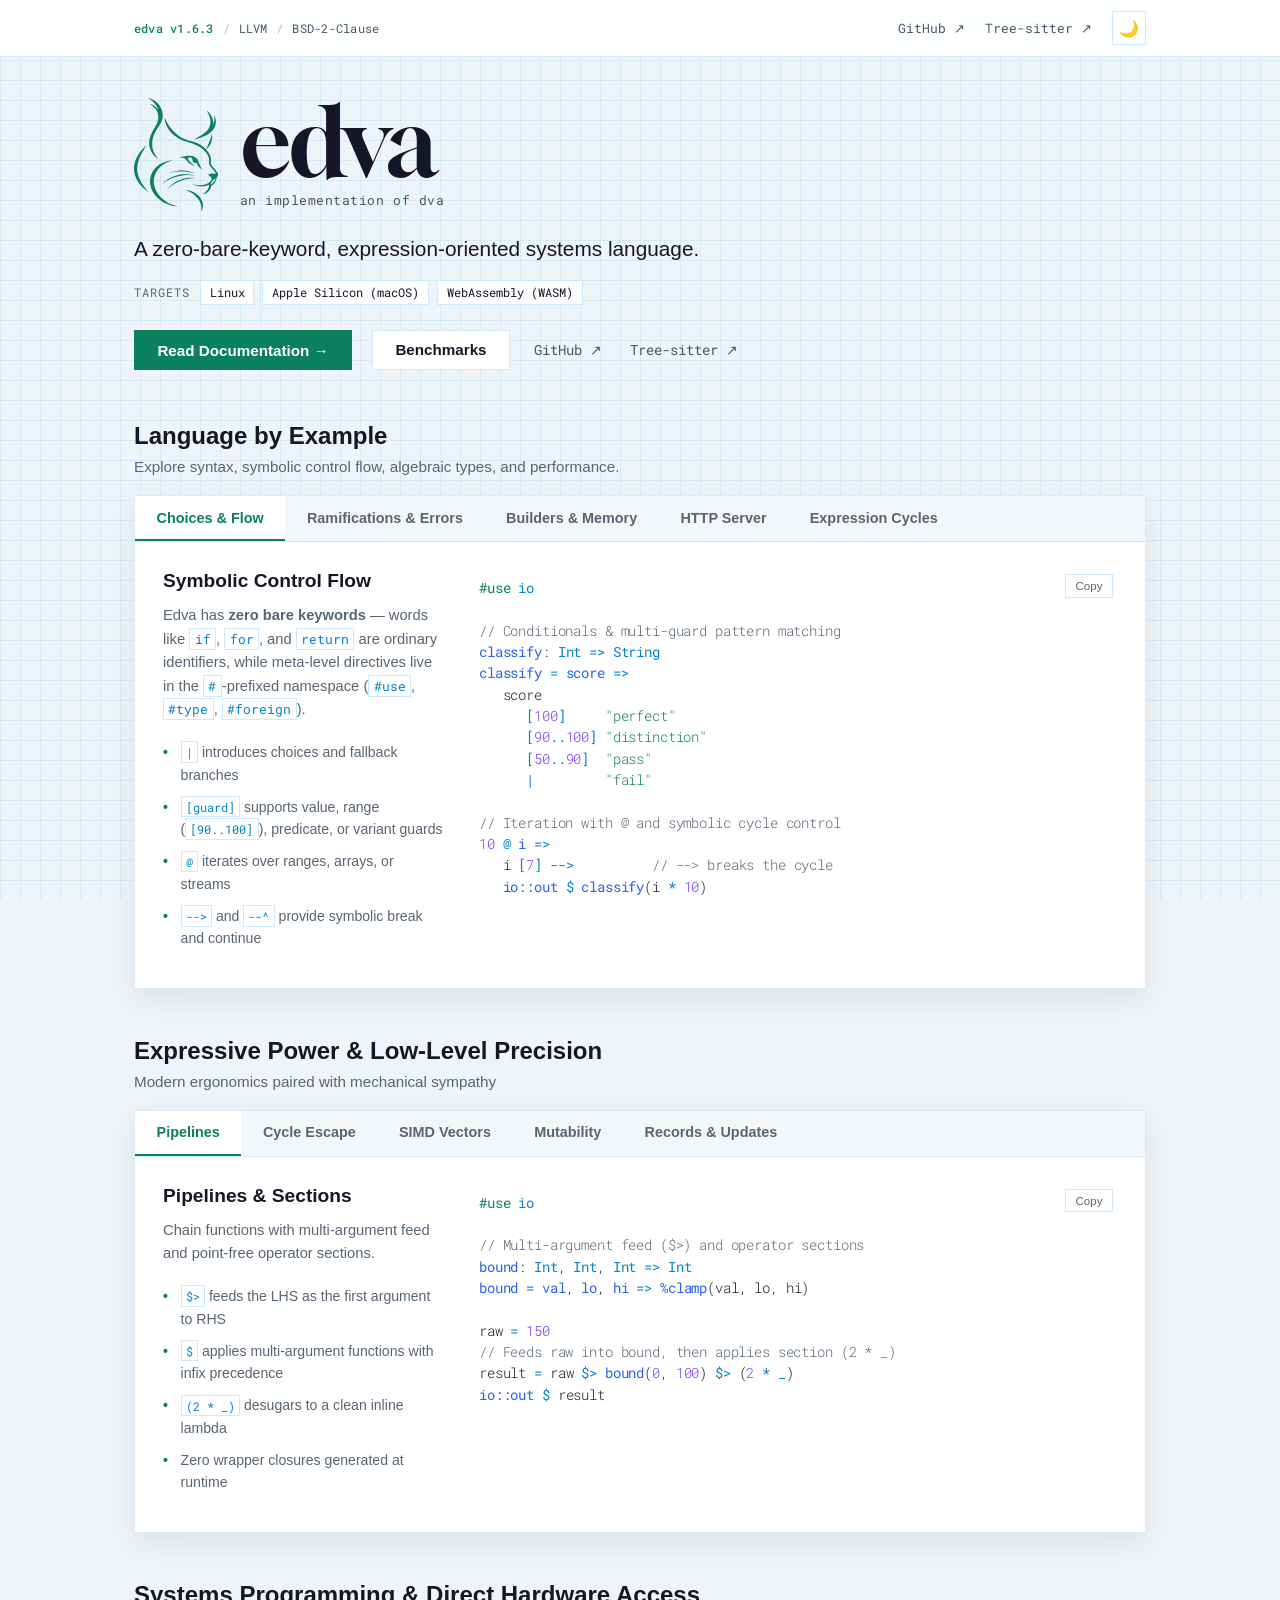
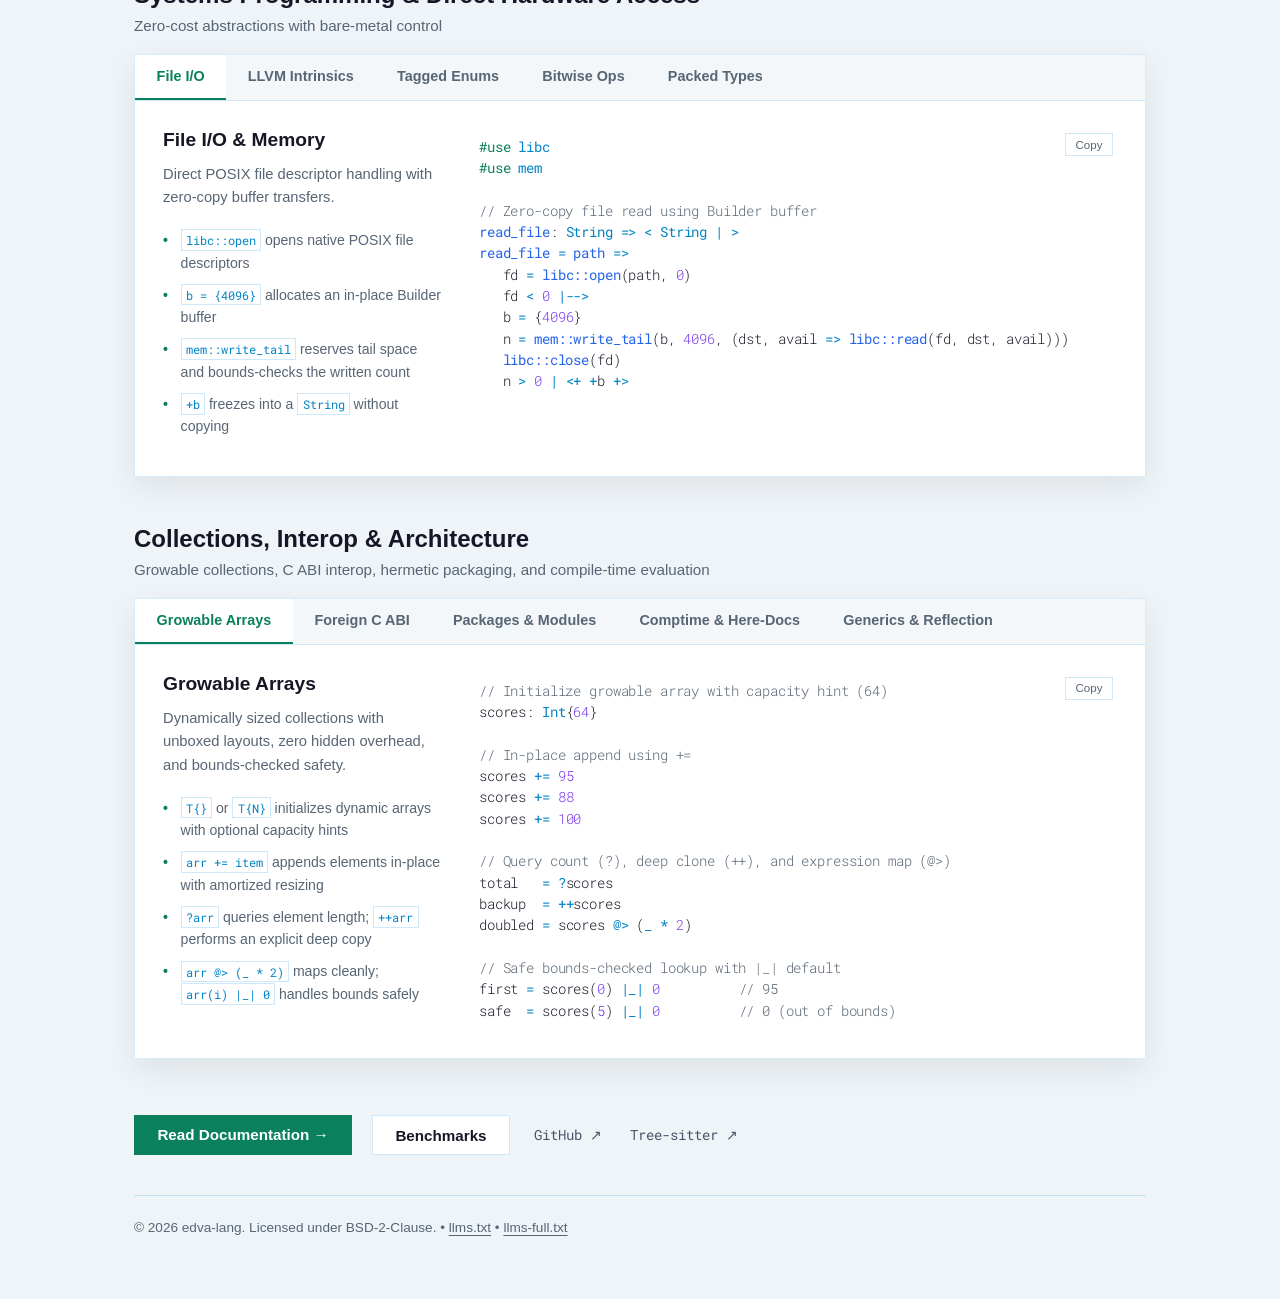
<file: index.html>
<!DOCTYPE html>
<html lang="en">
<head>
  <meta charset="UTF-8">
  <meta name="viewport" content="width=device-width, initial-scale=1.0">
  <title>edva — a zero-bare-keyword, expression-oriented systems language</title>
  
  <meta name="description" content="A zero-bare-keyword, expression-oriented systems language targeting Linux, Apple Silicon (macOS), and WebAssembly via LLVM.">
  <link rel="canonical" href="https://edva-lang.github.io/">
  <meta name="theme-color" content="#161626">

  <!-- Open Graph / Facebook -->
  <meta property="og:type" content="website">
  <meta property="og:url" content="https://edva-lang.github.io/">
  <meta property="og:title" content="edva — a zero-bare-keyword, expression-oriented systems language">
  <meta property="og:description" content="A zero-bare-keyword, expression-oriented systems language targeting Linux, Apple Silicon (macOS), and WebAssembly via LLVM.">
  <meta property="og:image" content="https://edva-lang.github.io/og-card.png">
  <meta property="og:image:secure_url" content="https://edva-lang.github.io/og-card.png">
  <meta property="og:image:width" content="1200">
  <meta property="og:image:height" content="630">
  <meta property="og:image:type" content="image/png">
  <meta property="og:image:alt" content="edva programming language banner featuring lynx mascot and language highlights">
  <meta property="og:locale" content="en_US">
  <meta property="og:site_name" content="edva">

  <!-- Twitter / X -->
  <meta name="twitter:card" content="summary_large_image">
  <meta name="twitter:domain" content="edva-lang.github.io">
  <meta name="twitter:url" content="https://edva-lang.github.io/">
  <meta name="twitter:creator" content="@baldgeorge">
  <meta name="twitter:title" content="edva — a zero-bare-keyword, expression-oriented systems language">
  <meta name="twitter:description" content="A zero-bare-keyword, expression-oriented systems language targeting Linux, Apple Silicon (macOS), and WebAssembly via LLVM.">
  <meta name="twitter:image" content="https://edva-lang.github.io/og-card.png">
  <meta name="twitter:image:alt" content="edva programming language banner featuring lynx mascot and language highlights">
  
  <!-- Favicons & Mobile Web App -->
  <link rel="apple-touch-icon" sizes="180x180" href="/apple-touch-icon.png">
  <link rel="icon" type="image/x-icon" href="/favicon.ico" sizes="any">
  <link rel="icon" type="image/svg+xml" href="/favicon.svg">
  <link rel="icon" type="image/png" sizes="32x32" href="/favicon-32x32.png">
  <link rel="manifest" href="/site.webmanifest">
  
  <!-- Structured Data (JSON-LD) -->
  <script type="application/ld+json">
  {
    "@context": "https://schema.org",
    "@graph": [
      {
        "@type": "WebSite",
        "@id": "https://edva-lang.github.io/#website",
        "url": "https://edva-lang.github.io/",
        "name": "edva",
        "description": "A zero-bare-keyword, expression-oriented systems language targeting Linux, Apple Silicon (macOS), and WebAssembly via LLVM.",
        "inLanguage": "en-US"
      },
      {
        "@type": "SoftwareApplication",
        "@id": "https://edva-lang.github.io/#software",
        "name": "edva",
        "applicationCategory": "DeveloperApplication",
        "operatingSystem": "Linux, macOS, WebAssembly",
        "url": "https://edva-lang.github.io/",
        "image": "https://edva-lang.github.io/og-image.png",
        "description": "A zero-bare-keyword, expression-oriented systems language targeting Linux, Apple Silicon (macOS), and WebAssembly via LLVM.",
        "offers": {
          "@type": "Offer",
          "price": "0",
          "priceCurrency": "USD"
        },
        "license": "https://github.com/edva-lang/edva/blob/master/LICENSE"
      }
    ]
  }
  </script>

  <!-- Google Fonts: Gloock & Roboto Mono -->
  <link rel="preconnect" href="https://fonts.googleapis.com">
  <link rel="preconnect" href="https://fonts.gstatic.com" crossorigin>
  <link href="https://fonts.googleapis.com/css2?family=Gloock&family=Roboto+Mono:wght@300;400;500&display=swap" rel="stylesheet">
  
  <link rel="stylesheet" href="style.css?v=3">
  <link rel="alternate" type="text/markdown" title="LLM Context (llms.txt)" href="/llms.txt">
  <link rel="alternate" type="text/markdown" title="Complete LLM Reference (llms-full.txt)" href="/llms-full.txt">
</head>
<body>
  <header class="site-header">
    <div class="site-header-inner">
      <div class="header-meta">
        <span class="meta-ver">edva v1.6.3</span>
        <span class="meta-sep">/</span>
        <span>LLVM</span>
        <span class="meta-sep">/</span>
        <span>BSD-2-Clause</span>
      </div>
      <div class="header-actions">
        <a href="https://github.com/edva-lang/edva" class="header-link" target="_blank" rel="noopener">GitHub &#8599;</a>
        <a href="https://github.com/edva-lang/tree-sitter-edva" class="header-link" target="_blank" rel="noopener">Tree-sitter &#8599;</a>
        <button class="theme-toggle" id="themeToggle" aria-label="Toggle dark/light mode">🌓</button>
      </div>
    </div>
  </header>

  <main>
    <section class="hero">
      <div class="hero-lockup">
        <div class="brand-logo-wrap">
          <svg class="brand-logo" viewBox="0 0 650.47589 880.01611" width="84" height="114" aria-label="edva logo" role="img">
            <path fill="currentColor" d="m 113.05279,0.41699061 c 0,0.19 2.5,1.85999999 5.66,3.70999999 24.12,14.3800004 48.42,40.2500004 60.75,64.7400004 3.43,6.77 9.83,22.17 9.46,22.63 -0.19,0.09 -2.97,-3.34 -6.31,-7.79 -7.33,-9.74 -19.94,-20.96 -30.14,-26.99 -8.16,-4.82 -22.35,-10.94 -27.45,-11.69 -3.62,-0.65 -4.54,-1.39 8.81,7.33 9.65,6.4 26.34,22.08 32.93,31.07 13.91,18.739999 20.22,36.079999 21.15,57.689999 1.21,28.38 -5.84,49.72 -30.33,91.27 -26.62,45.17 -36.08,70.03 -39.05,102.31 -1.86,19.66 1.3,43.96 7.98,62.42 9.92,27.55 28.48,51.66 51.38,66.78 5.29,3.52 10.02,6.4 10.48,6.4 0.46,0 -2.04,-3.25 -5.47,-7.23 -17.44,-19.76 -26.99,-36.17 -34.5,-59.27 -5.94,-18.09 -7.05,-26.34 -6.96,-50.83 0,-19.57 0.19,-22.35 2.5,-33.21 4.82,-22.91 14.1,-46.93 26.06,-67.99 6.4,-11.22 8.07,-13.73 23.84,-37.01 15.03,-22.26 23.65,-41.46 27.36,-61.22 2.41,-13.08 1.39,-34.6 -2.23,-48.88 -12.15,-46.929999 -47.86,-85.799999 -93.03,-101.2899994 -8.9,-3.05999999 -12.89,-3.98999999 -12.89,-2.96999999 z m 450.77,95.63000039 c 0,0.37 2.04,4.359999 4.64,8.899999 27.36,48.51 30.61,94.05 9.37,130.5 -14.65,25.23 -43.59,47.21 -99.8,76.24 -8.16,4.17 -15.03,7.88 -15.3,8.07 -1.02,1.02 10.94,-0.93 21.43,-3.52 23.28,-5.66 45.63,-13.91 67.62,-24.86 48.05,-24.12 71.98,-50.74 80.32,-89.6 2.04,-9.74 2.04,-28.66 0.09,-40.07 -1.58,-8.44 -7.98,-29.96 -8.9,-29.96 -0.28,0 -0.56,8.25 -0.56,18.27 0,10.94 -0.56,20.78 -1.21,24.39 -1.3,6.59 -6.21,22.91 -7.42,24.86 -0.46,0.65 -0.83,-3.71 -0.93,-9.74 -0.19,-16.7 -3.99,-32.09 -11.97,-47.86 -6.03,-12.15 -14.28,-23.93 -22.91,-32.93 -7.42,-7.79 -14.47,-13.909999 -14.47,-12.709999 z m -326.21,66.039999 c 1.86,27.92 14.56,58.43 36.27,87.37 8.53,11.5 27.36,30.89 39.05,40.25 18.18,14.65 40.07,27.64 61.31,36.27 14.1,5.75 21.7,8.16 45.82,14.47 41.92,11.04 64.93,20.59 90.25,37.75 13.08,8.81 23.84,17.99 35.9,30.61 15.86,16.6 26.9,33.67 32.37,50.09 3.8,11.13 4.45,19.48 2.5,31.44 -2.97,18.64 1.02,26.99 28.57,59.27 11.5,13.54 21.15,25.97 23.37,30.24 1.3,2.6 1.3,3.06 0.09,4.27 -2.32,2.41 -8.9,2.5 -15.86,0.37 -8.53,-2.6 -16.23,-2.5 -25.51,0.37 -4.64,1.48 -8.35,2.13 -9.83,1.76 -5.75,-1.39 -6.96,5.38 -2.04,11.78 2.88,3.8 6.59,6.31 11.87,8.16 3.06,1.02 5.66,6.31 8.53,17.44 1.95,7.61 1.95,7.61 -2.5,14.1 -6.21,9.09 -12.8,14.84 -23.47,20.31 -24.67,12.61 -52.87,17.99 -79.58,15.12 -11.78,-1.3 -29.4,-4.82 -37.1,-7.51 -6.12,-2.13 -6.77,-2.23 -5.47,-0.93 1.76,1.76 16.51,8.44 25.69,11.59 30.79,10.76 63.16,10.11 92.1,-1.86 4.36,-1.76 7.98,-3.25 8.25,-3.25 0.19,0 1.02,1.21 1.86,2.69 1.02,2.13 1.21,3.71 0.56,7.23 -2.97,15.4 -11.59,30.52 -25.04,43.87 -6.31,6.21 -9.74,8.81 -16.23,12.06 -8.25,4.17 -8.25,4.17 -3.9,4.45 4.82,0.28 16.23,-2.5 22.17,-5.47 19.11,-9.65 35.25,-30.89 39.61,-52.13 1.02,-5.19 1.21,-5.38 5.84,-7.7 6.49,-3.25 18.83,-15.86 23.84,-24.39 5.19,-8.72 10.48,-21.89 12.52,-31.26 1.21,-5.29 2.5,-8.35 4.64,-11.04 5.19,-6.4 6.4,-9.55 6.4,-17.16 0.09,-6.4 -0.19,-7.51 -3.9,-14.47 -3.9,-7.33 -14.56,-21.61 -25.51,-34.04 -17.81,-20.22 -25.88,-32.37 -27.08,-41 -0.37,-2.41 -0.09,-7.61 0.83,-12.8 3.25,-18.92 0.93,-33.58 -8.25,-52.31 -19.48,-39.79 -56.95,-73.55 -102.49,-92.38 -14.01,-5.75 -23.93,-8.9 -45.82,-14.65 -33.11,-8.63 -51.57,-15.49 -72.25,-26.9 -46.01,-25.51 -90.06,-73.37 -116.31,-126.51 -3.06,-6.12 -6.77,-14.19 -8.25,-17.81 -1.48,-3.71 -3.06,-6.77 -3.52,-6.77 -0.46,0 -0.56,3.9 -0.28,9 z m 392.07,466.27 c -5.94,14.19 -18.64,31.63 -27.36,37.66 -4.17,2.88 -4.17,2.88 -5.1,0.46 -1.86,-4.92 -1.11,-7.79 3.99,-14.75 2.69,-3.71 6.12,-9 7.61,-11.78 2.23,-4.27 3.43,-5.38 7.98,-7.61 2.88,-1.39 7.51,-4.82 10.3,-7.61 2.69,-2.78 5.01,-4.64 5.19,-4.17 0.19,0.46 -1.02,3.99 -2.6,7.79 z m -26.16,-353.77 c -0.28,0.74 -1.39,5.75 -2.6,11.04 -5.01,23.47 -17.07,55.47 -35.62,94.14 -3.9,8.07 -6.86,14.93 -6.68,15.21 1.58,1.48 19.48,-16.79 26.25,-26.71 14.28,-21.15 20.87,-44.61 20.68,-73.27 -0.09,-13.82 -1.02,-23.37 -2.04,-20.41 z m -517.559997,98.79 c -30.89,28.48 -58.81,67.8 -72.53,102.49 -4.9200004,12.61 -10.0200004,31.72 -12.2400004,45.82 -2.04000005,13.82 -1.39000005,40.16 1.39,55.1 5.38,28.2 19.2900004,58.43 39.5100004,85.33 8.53,11.41 35.25,38.68 46.84,47.86 9.28,7.33 26.899997,19.48 26.899997,18.55 0,-0.37 -4.27,-5.1 -9.46,-10.48 -32.089997,-33.21 -54.819997,-68.17 -68.919997,-105.83 -18.64,-49.72 -16.14,-102.03 7.51,-155.36 9.09,-20.68 27.08,-53.52 43.41,-79.58 3.43,-5.57 6.12,-10.3 5.84,-10.48 -0.28,-0.28 -3.99,2.69 -8.25,6.59 z m 331.309997,72.9 c -5.38,0.46 -15.58,1.86 -22.72,3.15 -14.1,2.6 -42.2,9.46 -43.41,10.67 -0.46,0.37 3.25,1.02 8.35,1.3 13.82,0.93 26.34,2.32 30.24,3.52 4.82,1.48 10.57,6.77 18.18,16.79 11.78,15.68 22.35,24.86 35.8,31.26 7.51,3.52 24.58,8.72 25.51,7.7 0.28,-0.28 0.09,-0.65 -0.46,-0.83 -4.08,-1.48 -17.44,-10.02 -23.65,-15.12 -13.73,-11.22 -25.88,-29.5 -26.25,-39.51 -0.19,-4.64 -0.19,-4.64 5.38,-5.47 6.21,-0.93 16.51,0.28 22.63,2.78 3.8,1.48 3.8,1.48 3.8,7.05 0,6.03 3.34,17.53 6.77,23 1.11,1.76 3.43,4.82 5.1,6.68 2.69,2.97 3.8,3.52 6.86,3.52 1.95,0 5.19,-0.83 7.23,-1.86 2.04,-1.02 4.17,-1.86 4.92,-1.86 0.65,0 3.15,3.9 5.57,8.63 6.68,13.26 11.13,19.57 20.41,28.85 8.72,8.72 21.05,18.92 21.05,17.34 0,-0.46 -2.6,-4.92 -5.75,-9.92 -9.46,-15.03 -16.23,-29.22 -20.78,-43.87 -6.21,-19.76 -10.3,-27.73 -18.37,-35.71 -9.28,-9.28 -20.5,-14.93 -34.41,-17.16 -9,-1.39 -21.52,-1.76 -32,-0.93 m -135.41,36.54 c -45.45,6.59 -85.15,25.97 -114.27,55.74 -21.8,22.17 -36.45,50.74 -41.55,80.79 -2.32,13.26 -2.5,34.41 -0.37,48.32 6.03,40.81 29.59,81.72 64.28,111.58 11.5,9.92 31.63,23.84 44.61,30.79 28.38,15.21 63.54,25.41 94.79,27.45 11.5,0.74 16.7,0 8.44,-1.3 -2.41,-0.37 -9.09,-1.86 -14.75,-3.25 -47.86,-12.34 -95.35,-41.65 -126.05,-77.91 -22.63,-26.81 -37.94,-59.18 -42.67,-90.43 -1.58,-10.57 -1.76,-30.24 -0.46,-39.88 3.62,-25.14 14.65,-51.48 30.79,-73 11.97,-15.86 32.56,-34.13 50.74,-44.89 15.12,-9 43.69,-21.15 54.17,-23.1 1.86,-0.37 3.43,-1.02 3.43,-1.48 0,-1.02 -1.02,-0.93 -11.13,0.56 z m 57.97,78.84 c -6.59,0.74 -17.16,2.41 -23.47,3.71 -14.93,3.15 -39.42,11.59 -37.94,13.17 0.28,0.28 3.15,-0.37 6.4,-1.39 30.52,-9.92 83.76,-12.24 130.13,-5.66 15.68,2.23 34.6,6.49 45.63,10.2 4.36,1.48 8.25,2.5 8.44,2.23 0.74,-0.74 -15.3,-7.79 -26.71,-11.69 -12.61,-4.36 -26.53,-7.79 -39.42,-9.74 -13.63,-2.04 -48.23,-2.5 -63.07,-0.83 z m 31.81,27.83 c -30.7,3.71 -60.38,12.61 -88.21,26.62 -22.82,11.41 -39.23,22.82 -55.19,38.21 -10.39,10.11 -12.06,13.08 -2.78,5.01 7.61,-6.68 23.74,-17.62 35.9,-24.39 30.89,-17.16 64.56,-28.75 102.77,-35.15 34.78,-5.84 73.55,-5.29 104.62,1.39 9.55,2.04 9.46,2.04 8.35,0.93 -2.41,-2.23 -29.68,-9.28 -45.45,-11.78 -13.08,-2.04 -46.1,-2.5 -60.01,-0.83 z m 52.13,26.06 c -34.41,4.08 -55.65,10.11 -83.94,24.02 -30.7,14.93 -57.51,35.62 -75.78,58.34 -3.99,5.01 -7.23,9.28 -6.96,9.46 0.19,0.19 5.1,-4.36 10.94,-10.11 40.16,-39.51 101.94,-67.62 166.4,-75.87 5.1,-0.65 18.09,-1.21 28.94,-1.21 10.85,0 19.57,-0.19 19.29,-0.37 -0.19,-0.19 -5.47,-1.11 -11.78,-2.13 -10.85,-1.76 -39.7,-3.06 -47.12,-2.13 z m -23.56,95.82 c 0.46,0.46 4.73,2.13 9.55,3.71 17.07,5.75 38.59,17.9 54.82,31.07 21.43,17.44 41,43.5 49.99,66.87 5.66,14.47 7.05,22.08 7.05,37.1 -0.09,10.2 -0.56,14.75 -2.13,21.24 -1.11,4.54 -1.95,8.44 -1.76,8.63 0.74,0.74 8.35,-12.8 10.85,-19.39 5.75,-14.75 7.05,-31.16 3.8,-46.65 -4.45,-21.15 -16.51,-41.92 -34.69,-59.55 -23.37,-22.63 -52.41,-36.73 -87.84,-42.48 -10.39,-1.67 -10.85,-1.67 -9.65,-0.56 z" />
          </svg>
        </div>
        <div class="brand-lockup-text">
          <h1 class="brand-title">edva</h1>
          <p class="brand-sub">an implementation of dva</p>
        </div>
      </div>

      <p class="tagline">A zero-bare-keyword, expression-oriented systems language.</p>
      <div class="targets-line">
        <span class="targets-label">TARGETS</span>
        <span class="target-tag">Linux</span>
        <span class="target-tag">Apple Silicon (macOS)</span>
        <span class="target-tag">WebAssembly (WASM)</span>
      </div>

      <div class="nav-links">
        <a href="/edva/" class="btn btn-primary">Read Documentation &rarr;</a>
        <a href="/benchmarks/" class="btn btn-outline">Benchmarks</a>
        <a href="https://github.com/edva-lang/edva" class="btn-link" target="_blank" rel="noopener">GitHub &#8599;</a>
        <a href="https://github.com/edva-lang/tree-sitter-edva" class="btn-link" target="_blank" rel="noopener">Tree-sitter &#8599;</a>
      </div>
    </section>

    <!-- Code Showcase Section -->
    <section class="showcase">
      <div class="showcase-header">
        <h2 class="showcase-title">Language by Example</h2>
        <p class="showcase-desc">Explore syntax, symbolic control flow, algebraic types, and performance.</p>
      </div>

      <div class="showcase-box">
        <nav class="tabs-bar" role="tablist">
          <button class="tab-btn active" data-tab="tab-choices">Choices & Flow</button>
          <button class="tab-btn" data-tab="tab-rams">Ramifications & Errors</button>
          <button class="tab-btn" data-tab="tab-builder">Builders & Memory</button>
          <button class="tab-btn" data-tab="tab-server">HTTP Server</button>
          <button class="tab-btn" data-tab="tab-expr-cycles">Expression Cycles</button>
        </nav>

        <!-- Tab 1: Choices & Symbolic Flow -->
        <div class="tab-content active" id="tab-choices">
          <div class="content-grid">
            <div class="feature-info">
              <h3>Symbolic Control Flow</h3>
              <p>Edva has <strong>zero bare keywords</strong> — words like <code>if</code>, <code>for</code>, and <code>return</code> are ordinary identifiers, while meta-level directives live in the <code>#</code>-prefixed namespace (<code>#use</code>, <code>#type</code>, <code>#foreign</code>).</p>
              <ul>
                <li><code>|</code> introduces choices and fallback branches</li>
                <li><code>[guard]</code> supports value, range (<code>[90..100]</code>), predicate, or variant guards</li>
                <li><code>@</code> iterates over ranges, arrays, or streams</li>
                <li><code>--&gt;</code> and <code>--^</code> provide symbolic break and continue</li>
              </ul>
            </div>
            <div class="code-wrapper">
              <button class="copy-btn" onclick="copySnippet(this)">Copy</button>
              <pre><code><span class="tok-dir">#use</span> <span class="tok-typ">io</span>

<span class="tok-com">// Conditionals &amp; multi-guard pattern matching</span>
<span class="tok-fn">classify</span>: <span class="tok-typ">Int</span> <span class="tok-op">=&gt;</span> <span class="tok-typ">String</span>
<span class="tok-fn">classify</span> <span class="tok-op">=</span> <span class="tok-fn">score</span> <span class="tok-op">=&gt;</span>
   score
      <span class="tok-op">[</span><span class="tok-num">100</span><span class="tok-op">]</span>     <span class="tok-str">"perfect"</span>
      <span class="tok-op">[</span><span class="tok-num">90</span><span class="tok-op">..</span><span class="tok-num">100</span><span class="tok-op">]</span> <span class="tok-str">"distinction"</span>
      <span class="tok-op">[</span><span class="tok-num">50</span><span class="tok-op">..</span><span class="tok-num">90</span><span class="tok-op">]</span>  <span class="tok-str">"pass"</span>
      <span class="tok-op">|</span>         <span class="tok-str">"fail"</span>

<span class="tok-com">// Iteration with @ and symbolic cycle control</span>
<span class="tok-num">10</span> <span class="tok-op">@</span> <span class="tok-fn">i</span> <span class="tok-op">=&gt;</span>
   i <span class="tok-op">[</span><span class="tok-num">7</span><span class="tok-op">]</span> <span class="tok-op">--&gt;</span>          <span class="tok-com">// --&gt; breaks the cycle</span>
   <span class="tok-fn">io::out</span> <span class="tok-op">$</span> <span class="tok-fn">classify</span>(i <span class="tok-op">*</span> <span class="tok-num">10</span>)</code></pre>
            </div>
          </div>
        </div>

        <!-- Tab 2: Ramifications & Errors -->
        <div class="tab-content" id="tab-rams">
          <div class="content-grid">
            <div class="feature-info">
              <h3>Algebraic Ramifications</h3>
              <p>Rams represent binary outcomes (presence/absence, success/failure) with compact unboxed storage.</p>
              <ul>
                <li>Four shapes: <code>&lt;&gt;</code>, <code>&lt;T|&gt;</code>, <code>&lt;|E&gt;</code>, <code>&lt;T|E&gt;</code></li>
                <li>Monadic bind <code>$&gt;&gt;</code> and positive map <code>$+&gt;</code></li>
                <li>Postfix error propagation via <code>--!</code></li>
                <li>Inline default fallback via <code>|_|</code></li>
              </ul>
            </div>
            <div class="code-wrapper">
              <button class="copy-btn" onclick="copySnippet(this)">Copy</button>
              <pre><code><span class="tok-dir">#use</span> <span class="tok-typ">fs</span>
<span class="tok-dir">#use</span> <span class="tok-typ">json</span>

<span class="tok-com">// Monadic bind ($>>) chains optional lookups</span>
<span class="tok-fn">find_user</span>: <span class="tok-typ">String</span> <span class="tok-op">=&gt;</span> <span class="tok-op">&lt;</span> <span class="tok-typ">User</span> <span class="tok-op">|</span> <span class="tok-op">&gt;</span>
<span class="tok-fn">find_user</span> <span class="tok-op">=</span> <span class="tok-fn">id</span> <span class="tok-op">=&gt;</span>
   <span class="tok-fn">query_db</span>(id) <span class="tok-op">$&gt;&gt;</span> <span class="tok-fn">validate</span> <span class="tok-op">$&gt;&gt;</span> (<span class="tok-op">&lt;+</span> <span class="tok-op">_</span> <span class="tok-op">+&gt;</span>)

<span class="tok-com">// Postfix error propagation (--!) unwraps or early-returns</span>
<span class="tok-fn">load_config</span>: <span class="tok-typ">String</span> <span class="tok-op">=&gt;</span> <span class="tok-op">&lt;</span> <span class="tok-typ">Config</span> <span class="tok-op">|</span> <span class="tok-typ">Error</span> <span class="tok-op">&gt;</span>
<span class="tok-fn">load_config</span> <span class="tok-op">=</span> <span class="tok-fn">path</span> <span class="tok-op">=&gt;</span>
   raw <span class="tok-op">=</span> <span class="tok-fn">fs::read_to_string</span>(path)<span class="tok-op">--!</span>
   cfg <span class="tok-op">=</span> <span class="tok-fn">json::parse</span>(raw)<span class="tok-op">--!</span>
   <span class="tok-op">&lt;+</span> cfg <span class="tok-op">-&gt;</span></code></pre>
            </div>
          </div>
        </div>

        <!-- Tab 3: Builders & Memory -->
        <div class="tab-content" id="tab-builder">
          <div class="content-grid">
            <div class="feature-info">
              <h3>In-Place Builders &amp; Strings</h3>
              <p>Strings are immutable fat pointers. Builders provide high-throughput in-place buffering with zero-copy freeze.</p>
              <ul>
                <li><code>b = {N}</code> allocates an initial buffer with capacity <code>N</code></li>
                <li><code>b += "...${expr}..."</code> streams templates directly with zero intermediate allocation</li>
                <li><code>b += (13, 10)</code> appends raw CRLF byte tuples directly</li>
                <li><code>+b</code> freezes the buffer into an immutable String with <strong>zero copy</strong></li>
              </ul>
            </div>
            <div class="code-wrapper">
              <button class="copy-btn" onclick="copySnippet(this)">Copy</button>
              <pre><code><span class="tok-com">// Pure strings &amp; in-place builders</span>
<span class="tok-fn">build_report</span>: <span class="tok-typ">String</span>[] <span class="tok-op">=&gt;</span> <span class="tok-typ">String</span>
<span class="tok-fn">build_report</span> <span class="tok-op">=</span> <span class="tok-fn">items</span> <span class="tok-op">=&gt;</span>
   b <span class="tok-op">=</span> {<span class="tok-num">128</span>}                         <span class="tok-com">// initial capacity hint</span>
   b <span class="tok-op">+=</span> <span class="tok-str">"# Report Summary\n\n"</span>

   items <span class="tok-op">@</span> <span class="tok-fn">item</span> <span class="tok-op">=&gt;</span>
      b <span class="tok-op">+=</span> <span class="tok-str">" - ${item}\n"</span>            <span class="tok-com">// zero-alloc streaming</span>

   b <span class="tok-op">+=</span> (<span class="tok-num">13</span>, <span class="tok-num">10</span>)                     <span class="tok-com">// CRLF byte tuple</span>
   <span class="tok-op">+</span>b                                <span class="tok-com">// O(1) freeze to String</span></code></pre>
            </div>
          </div>
        </div>

        <!-- Tab 4: HTTP Server -->
        <div class="tab-content" id="tab-server">
          <div class="content-grid">
            <div class="feature-info">
              <h3>Native Networking</h3>
              <p>Fast HTTP request routing and response formatting built purely on Edva's standard library with zero GC overhead.</p>
              <ul>
                <li>Triple-quoted <code>"""..."""</code> strings allow unescaped JSON quotes</li>
                <li>Choice guards dispatch routes cleanly without boilerplate</li>
                <li>Scoped arenas reset per request with zero heap fragmentation</li>
                <li>Direct LLVM compilation and native link</li>
              </ul>
            </div>
            <div class="code-wrapper">
              <button class="copy-btn" onclick="copySnippet(this)">Copy</button>
              <pre><code><span class="tok-dir">#use</span> <span class="tok-typ">str</span>

<span class="tok-fn">route</span>: <span class="tok-typ">String</span> <span class="tok-op">=&gt;</span> (<span class="tok-typ">Int</span>, <span class="tok-typ">String</span>, <span class="tok-typ">String</span>)
<span class="tok-fn">route</span> <span class="tok-op">=</span> <span class="tok-fn">path</span> <span class="tok-op">=&gt;</span>
   path
      <span class="tok-op">[</span><span class="tok-str">"/"</span><span class="tok-op">]</span>
         (<span class="tok-num">200</span>, <span class="tok-str">"text/plain"</span>, <span class="tok-str">"Hello, Edva!"</span>)
      <span class="tok-op">[</span><span class="tok-str">"/health"</span><span class="tok-op">]</span>
         (<span class="tok-num">200</span>, <span class="tok-str">"application/json"</span>, <span class="tok-str">"""{"status":"ok"}"""</span>)
      <span class="tok-op">|</span>
         (<span class="tok-num">404</span>, <span class="tok-str">"text/plain"</span>, <span class="tok-str">"Not Found: ${path}"</span>)</code></pre>
            </div>
          </div>
        </div>

        <!-- Tab 5: Expression Cycles -->
        <div class="tab-content" id="tab-expr-cycles">
          <div class="content-grid">
            <div class="feature-info">
              <h3>Expression Cycles (<code>@&gt;</code>)</h3>
              <p>Transform, filter-map, fold, and freeze collections into strings with zero intermediate iterator objects.</p>
              <ul>
                <li><code>xs @&gt; (_ * 2)</code> maps into a fresh collection</li>
                <li>Returning <code>&lt;+ val +&gt;</code> performs fused filter-map in one pass</li>
                <li><code>(seed, xs) @&gt; (+)</code> folds left with any binary operator or closure</li>
                <li><code>+(xs @&gt; ...)</code> streams chunks straight into a frozen <code>String</code></li>
              </ul>
            </div>
            <div class="code-wrapper">
              <button class="copy-btn" onclick="copySnippet(this)">Copy</button>
              <pre><code><span class="tok-dir">#use</span> <span class="tok-typ">io</span>

nums <span class="tok-op">=</span> <span class="tok-typ">Int</span>{}(<span class="tok-num">1</span>, <span class="tok-num">2</span>, <span class="tok-num">3</span>, <span class="tok-num">4</span>, <span class="tok-num">5</span>, <span class="tok-num">6</span>)

<span class="tok-com">// Map, filter-map, and seeded fold via @&gt;</span>
doubled <span class="tok-op">=</span> nums <span class="tok-op">@&gt;</span> (<span class="tok-op">_</span> <span class="tok-op">*</span> <span class="tok-num">2</span>)
evens   <span class="tok-op">=</span> nums <span class="tok-op">@&gt;</span> (<span class="tok-fn">n</span> <span class="tok-op">=&gt;</span> (n <span class="tok-op">.&amp;.</span> <span class="tok-num">1</span>) <span class="tok-op">==</span> <span class="tok-num">0</span> <span class="tok-op">|</span> <span class="tok-op">&lt;+</span> n <span class="tok-op">*</span> <span class="tok-num">10</span> <span class="tok-op">+&gt;</span>)
sum     <span class="tok-op">=</span> (<span class="tok-num">0</span>, evens) <span class="tok-op">@&gt;</span> (<span class="tok-op">+</span>)

<span class="tok-com">// Direct freeze into a String with unary +</span>
csv <span class="tok-op">=</span> <span class="tok-op">+</span>(nums <span class="tok-op">@&gt;</span> (<span class="tok-fn">n</span>, <span class="tok-fn">i</span> <span class="tok-op">=&gt;</span> i <span class="tok-op">&gt;</span> <span class="tok-num">0</span> <span class="tok-op">|</span> <span class="tok-str">",${n}"</span> <span class="tok-op">|</span> <span class="tok-str">"${n}"</span>))
<span class="tok-fn">io::out</span> <span class="tok-op">$</span> <span class="tok-str">"${csv} (sum=${sum})"</span></code></pre>
            </div>
          </div>
        </div>
      </div>
    </section>

    <!-- Showcase Block 2: Additional Language Features -->
    <section class="showcase">
      <div class="showcase-header">
        <h2 class="showcase-title">Expressive Power &amp; Low-Level Precision</h2>
        <p class="showcase-desc">Modern ergonomics paired with mechanical sympathy</p>
      </div>

      <div class="showcase-box">
        <!-- Tab Bar -->
        <div class="tabs-bar">
          <button class="tab-btn active" data-tab="tab-pipeline">Pipelines</button>
          <button class="tab-btn" data-tab="tab-cycle-escape">Cycle Escape</button>
          <button class="tab-btn" data-tab="tab-simd">SIMD Vectors</button>
          <button class="tab-btn" data-tab="tab-mutability">Mutability</button>
          <button class="tab-btn" data-tab="tab-records">Records &amp; Updates</button>
        </div>

        <!-- Tab 5: Pipelines & Sections -->
        <div class="tab-content active" id="tab-pipeline">
          <div class="content-grid">
            <div class="feature-info">
              <h3>Pipelines &amp; Sections</h3>
              <p>Chain functions with multi-argument feed and point-free operator sections.</p>
              <ul>
                <li><code>$&gt;</code> feeds the LHS as the first argument to RHS</li>
                <li><code>$</code> applies multi-argument functions with infix precedence</li>
                <li><code>(2 * _)</code> desugars to a clean inline lambda</li>
                <li>Zero wrapper closures generated at runtime</li>
              </ul>
            </div>
            <div class="code-wrapper">
              <button class="copy-btn" onclick="copySnippet(this)">Copy</button>
              <pre><code><span class="tok-dir">#use</span> <span class="tok-typ">io</span>

<span class="tok-com">// Multi-argument feed ($&gt;) and operator sections</span>
<span class="tok-fn">bound</span>: <span class="tok-typ">Int</span>, <span class="tok-typ">Int</span>, <span class="tok-typ">Int</span> <span class="tok-op">=&gt;</span> <span class="tok-typ">Int</span>
<span class="tok-fn">bound</span> <span class="tok-op">=</span> <span class="tok-fn">val</span>, <span class="tok-fn">lo</span>, <span class="tok-fn">hi</span> <span class="tok-op">=&gt;</span> <span class="tok-fn">%clamp</span>(val, lo, hi)

raw <span class="tok-op">=</span> <span class="tok-num">150</span>
<span class="tok-com">// Feeds raw into bound, then applies section (2 * _)</span>
result <span class="tok-op">=</span> raw <span class="tok-op">$&gt;</span> <span class="tok-fn">bound</span>(<span class="tok-num">0</span>, <span class="tok-num">100</span>) <span class="tok-op">$&gt;</span> (<span class="tok-num">2</span> <span class="tok-op">*</span> <span class="tok-op">_</span>)
<span class="tok-fn">io::out</span> <span class="tok-op">$</span> result</code></pre>
            </div>
          </div>
        </div>

        <!-- Tab 6: Cycle Escapes -->
        <div class="tab-content" id="tab-cycle-escape">
          <div class="content-grid">
            <div class="feature-info">
              <h3>Cycle Escapes &amp; Jumps</h3>
              <p>Cycles evaluate as expressions returning binary ramifications.</p>
              <ul>
                <li><code>i [target]</code> value guard checks equality (equivalent to <code>i == target</code>)</li>
                <li><code>--&gt;</code> breaks innermost cycle; <code>--&gt;N</code> jumps N outer levels</li>
                <li><code>--^</code> continues innermost iteration</li>
                <li><code>&gt;--</code> turns cycles into expressions yielding <code>&lt; T | &gt;</code></li>
                <li>Produces <code>&lt;+ val +&gt;</code> on break, <code>&lt;--&gt;</code> on completion</li>
              </ul>
            </div>
            <div class="code-wrapper">
              <button class="copy-btn" onclick="copySnippet(this)">Copy</button>
              <pre><code><span class="tok-dir">#use</span> <span class="tok-typ">io</span>

<span class="tok-com">// Cycle-escape (&gt;--) returns &lt; Int | &gt;</span>
<span class="tok-fn">find_target</span>: <span class="tok-typ">Int</span>, <span class="tok-typ">Int</span> <span class="tok-op">=&gt;</span> <span class="tok-op">&lt;</span> <span class="tok-typ">Int</span> <span class="tok-op">|</span> <span class="tok-op">&gt;</span>
<span class="tok-fn">find_target</span> <span class="tok-op">=</span> <span class="tok-fn">count</span>, <span class="tok-fn">target</span> <span class="tok-op">=&gt;</span>
   count <span class="tok-op">@</span> <span class="tok-fn">i</span> <span class="tok-op">=&gt;</span>
      i <span class="tok-op">[</span>target<span class="tok-op">]</span> <span class="tok-op">--&gt;</span>         <span class="tok-com">// matches i == target; breaks</span>
   <span class="tok-op">&gt;--</span>
      target

res <span class="tok-op">=</span> <span class="tok-fn">find_target</span>(<span class="tok-num">10</span>, <span class="tok-num">7</span>)
res <span class="tok-op">|</span> <span class="tok-fn">io::out</span>(<span class="tok-op">_</span>) <span class="tok-op">|</span> <span class="tok-fn">io::out</span> <span class="tok-op">$</span> <span class="tok-str">"Not found"</span></code></pre>
            </div>
          </div>
        </div>

        <!-- Tab 7: SIMD & Vector Records -->
        <div class="tab-content" id="tab-simd">
          <div class="content-grid">
            <div class="feature-info">
              <h3>SIMD &amp; Vector Math</h3>
              <p>Hardware-accelerated element-wise operations with zero glue code.</p>
              <ul>
                <li>Homogeneous records map directly to LLVM vector registers</li>
                <li>Element-wise arithmetic: <code>+</code>, <code>-</code>, <code>*</code>, <code>/</code></li>
                <li>Scalar broadcasting across vector operands</li>
                <li><code>0 {N}</code> postfix repetition creates flat records</li>
              </ul>
            </div>
            <div class="code-wrapper">
              <button class="copy-btn" onclick="copySnippet(this)">Copy</button>
              <pre><code><span class="tok-dir">#use</span> <span class="tok-typ">io</span>

<span class="tok-com">// LLVM SIMD operations on homogeneous records</span>
pos <span class="tok-op">=</span> (<span class="tok-num">10</span>, <span class="tok-num">20</span>, <span class="tok-num">30</span>, <span class="tok-num">40</span>)
vel <span class="tok-op">=</span> (<span class="tok-num">1</span>, <span class="tok-num">2</span>, <span class="tok-num">3</span>, <span class="tok-num">4</span>)

<span class="tok-com">// Element-wise addition and scalar broadcast multiply</span>
next_pos <span class="tok-op">=</span> pos <span class="tok-op">+</span> vel <span class="tok-op">*</span> <span class="tok-num">2</span>

<span class="tok-fn">io::out</span> <span class="tok-op">$</span> next_pos.<span class="tok-num">0</span>         <span class="tok-com">// 12</span>
<span class="tok-fn">io::out</span> <span class="tok-op">$</span> next_pos.<span class="tok-num">3</span>         <span class="tok-com">// 48</span></code></pre>
            </div>
          </div>
        </div>

        <!-- Tab 8: Mutability & Prime Identifiers -->
        <div class="tab-content" id="tab-mutability">
          <div class="content-grid">
            <div class="feature-info">
              <h3>Explicit Mutability</h3>
              <p>Deterministic immutability by default, with clear visual mutation boundaries.</p>
              <ul>
                <li>Bindings are immutable by default; <code>=</code> is used uniformly</li>
                <li>Rebindable variables require trailing primes: <code>x'</code>, <code>x''</code></li>
                <li>Function parameters are permanently immutable</li>
                <li>Interior record mutations (<code>pt.x = ...</code>) require no primes</li>
              </ul>
            </div>
            <div class="code-wrapper">
              <button class="copy-btn" onclick="copySnippet(this)">Copy</button>
              <pre><code><span class="tok-dir">#use</span> <span class="tok-typ">io</span>

<span class="tok-dir">#type</span> <span class="tok-typ">Point</span> (x: <span class="tok-typ">Int</span>, y: <span class="tok-typ">Int</span>)

<span class="tok-com">// Unprimed bindings allow interior field mutation</span>
pt <span class="tok-op">=</span> <span class="tok-typ">Point</span>(<span class="tok-num">10</span>, <span class="tok-num">20</span>)
pt.x <span class="tok-op">=</span> <span class="tok-num">42</span>

<span class="tok-com">// Rebindable local variables declare with a prime (')</span>
total<span class="tok-op">'</span> <span class="tok-op">=</span> <span class="tok-num">0</span>
<span class="tok-num">5</span> <span class="tok-op">@</span> <span class="tok-fn">i</span> <span class="tok-op">=&gt;</span>
   total<span class="tok-op">'</span> <span class="tok-op">=</span> total<span class="tok-op">'</span> <span class="tok-op">+</span> i

<span class="tok-fn">io::out</span> <span class="tok-op">$</span> total<span class="tok-op">'</span> <span class="tok-op">+</span> pt.x      <span class="tok-com">// 52</span></code></pre>
            </div>
          </div>
        </div>

        <!-- Tab 10: Records & Copy-Update -->
        <div class="tab-content" id="tab-records">
          <div class="content-grid">
            <div class="feature-info">
              <h3>Records &amp; Copy-Update</h3>
              <p>Nominal C-ABI structs with default field values, destructuring, and concise functional updates.</p>
              <ul>
                <li><code>#zero T</code> initializes a nominal record with its declared defaults</li>
                <li><code>r $&gt; _(field = val)</code> performs copy-with-update in pipelines without repeating the type</li>
                <li>Positional destructuring <code>(a, b, _) = rec</code> unpacks fields cleanly</li>
                <li>Distinct <code>#type</code> records never accidentally unify</li>
              </ul>
            </div>
            <div class="code-wrapper">
              <button class="copy-btn" onclick="copySnippet(this)">Copy</button>
              <pre><code><span class="tok-dir">#use</span> <span class="tok-typ">io</span>

<span class="tok-dir">#type</span> <span class="tok-typ">Config</span> (host: <span class="tok-typ">String</span> <span class="tok-op">=</span> <span class="tok-str">"127.0.0.1"</span>, port: <span class="tok-typ">Int</span> <span class="tok-op">=</span> <span class="tok-num">8080</span>, tls: <span class="tok-op">&lt;&gt;</span> <span class="tok-op">=</span> <span class="tok-op">&lt;-&gt;</span>)

<span class="tok-com">// Defaults via #zero and pipeline copy-with-update</span>
base <span class="tok-op">=</span> <span class="tok-dir">#zero</span> <span class="tok-typ">Config</span>
prod <span class="tok-op">=</span> base <span class="tok-op">$&gt;</span> <span class="tok-op">_</span>(host <span class="tok-op">=</span> <span class="tok-str">"0.0.0.0"</span>, port <span class="tok-op">=</span> <span class="tok-num">443</span>, tls <span class="tok-op">=</span> <span class="tok-op">&lt;+&gt;</span>)

<span class="tok-com">// Record destructuring</span>
(host, port, <span class="tok-op">_</span>) <span class="tok-op">=</span> prod
<span class="tok-fn">io::out</span> <span class="tok-op">$</span> <span class="tok-str">"${host}:${port}"</span></code></pre>
            </div>
          </div>
        </div>
      </div>
    </section>

    <!-- Showcase Block 3: Low-Level Primitives & Intrinsics -->
    <section class="showcase">
      <div class="showcase-header">
        <h2 class="showcase-title">Systems Programming &amp; Direct Hardware Access</h2>
        <p class="showcase-desc">Zero-cost abstractions with bare-metal control</p>
      </div>

      <div class="showcase-box">
        <!-- Tab Bar -->
        <div class="tabs-bar">
          <button class="tab-btn active" data-tab="tab-file-io">File I/O</button>
          <button class="tab-btn" data-tab="tab-intrinsics">LLVM Intrinsics</button>
          <button class="tab-btn" data-tab="tab-enums">Tagged Enums</button>
          <button class="tab-btn" data-tab="tab-bitwise">Bitwise Ops</button>
          <button class="tab-btn" data-tab="tab-packed">Packed Types</button>
        </div>

        <!-- Tab 9: File I/O & Memory -->
        <div class="tab-content active" id="tab-file-io">
          <div class="content-grid">
            <div class="feature-info">
              <h3>File I/O &amp; Memory</h3>
              <p>Direct POSIX file descriptor handling with zero-copy buffer transfers.</p>
              <ul>
                <li><code>libc::open</code> opens native POSIX file descriptors</li>
                <li><code>b = {4096}</code> allocates an in-place Builder buffer</li>
                <li><code>mem::write_tail</code> reserves tail space and bounds-checks the written count</li>
                <li><code>+b</code> freezes into a <code>String</code> without copying</li>
              </ul>
            </div>
            <div class="code-wrapper">
              <button class="copy-btn" onclick="copySnippet(this)">Copy</button>
              <pre><code><span class="tok-dir">#use</span> <span class="tok-typ">libc</span>
<span class="tok-dir">#use</span> <span class="tok-typ">mem</span>

<span class="tok-com">// Zero-copy file read using Builder buffer</span>
<span class="tok-fn">read_file</span>: <span class="tok-typ">String</span> <span class="tok-op">=&gt;</span> <span class="tok-op">&lt;</span> <span class="tok-typ">String</span> <span class="tok-op">|</span> <span class="tok-op">&gt;</span>
<span class="tok-fn">read_file</span> <span class="tok-op">=</span> <span class="tok-fn">path</span> <span class="tok-op">=&gt;</span>
   fd <span class="tok-op">=</span> <span class="tok-fn">libc::open</span>(path, <span class="tok-num">0</span>)
   fd <span class="tok-op">&lt;</span> <span class="tok-num">0</span> <span class="tok-op">|--&gt;</span>
   b <span class="tok-op">=</span> {<span class="tok-num">4096</span>}
   n <span class="tok-op">=</span> <span class="tok-fn">mem::write_tail</span>(b, <span class="tok-num">4096</span>, (dst, avail <span class="tok-op">=&gt;</span> <span class="tok-fn">libc::read</span>(fd, dst, avail)))
   <span class="tok-fn">libc::close</span>(fd)
   n <span class="tok-op">&gt;</span> <span class="tok-num">0</span> <span class="tok-op">|</span> <span class="tok-op">&lt;+</span> <span class="tok-op">+</span>b <span class="tok-op">+&gt;</span></code></pre>
            </div>
          </div>
        </div>

        <!-- Tab 10: LLVM Intrinsics -->
        <div class="tab-content" id="tab-intrinsics">
          <div class="content-grid">
            <div class="feature-info">
              <h3>LLVM Intrinsics</h3>
              <p>Compiler-level intrinsics lowered directly to target processor instructions.</p>
              <ul>
                <li><code>%</code>-prefixed intrinsics lower to LLVM IR without calls</li>
                <li><code>%dot</code> and <code>%sum</code> for hardware SIMD reductions</li>
                <li><code>%clamp</code> and <code>%usub_sat</code> for saturating math</li>
                <li>Zero runtime overhead or library dependency</li>
              </ul>
            </div>
            <div class="code-wrapper">
              <button class="copy-btn" onclick="copySnippet(this)">Copy</button>
              <pre><code><span class="tok-com">// Hardware-accelerated LLVM intrinsics</span>
a <span class="tok-op">=</span> (<span class="tok-num">1</span>, <span class="tok-num">2</span>, <span class="tok-num">3</span>)
b <span class="tok-op">=</span> (<span class="tok-num">4</span>, <span class="tok-num">5</span>, <span class="tok-num">6</span>)

<span class="tok-com">// Vector reductions &amp; dot products</span>
dot_prod <span class="tok-op">=</span> <span class="tok-fn">%dot</span>(a, b)       <span class="tok-com">// llvm.fmuladd / SIMD</span>
total    <span class="tok-op">=</span> <span class="tok-fn">%sum</span>(a)          <span class="tok-com">// llvm.vector.reduce.add</span>

<span class="tok-com">// Bounding &amp; saturating arithmetic</span>
clamped  <span class="tok-op">=</span> <span class="tok-fn">%clamp</span>(<span class="tok-num">120</span>, <span class="tok-num">0</span>, <span class="tok-num">100</span>)  <span class="tok-com">// 100</span>
sat_sub  <span class="tok-op">=</span> <span class="tok-fn">%usub_sat</span>(<span class="tok-num">5</span>, <span class="tok-num">10</span>)     <span class="tok-com">// 0 (unsigned sat)</span></code></pre>
            </div>
          </div>
        </div>

        <!-- Tab 11: Tagged Enums -->
        <div class="tab-content" id="tab-enums">
          <div class="content-grid">
            <div class="feature-info">
              <h3>Tagged Enums</h3>
              <p>Type-safe algebraic data types with compact unboxed payloads.</p>
              <ul>
                <li><code>#type Name &lt;Variants&gt;</code> defines closed algebraic types</li>
                <li>Variant guards <code>[Tag payload]</code> and <code>[Tag (a, b)]</code> bind fields directly</li>
                <li>Deep structural equality with <code>==</code> compares tag and payload</li>
                <li>Unboxed register storage for single-scalar variants</li>
              </ul>
            </div>
            <div class="code-wrapper">
              <button class="copy-btn" onclick="copySnippet(this)">Copy</button>
              <pre><code><span class="tok-dir">#use</span> <span class="tok-typ">io</span>

<span class="tok-dir">#type</span> <span class="tok-typ">Shape</span> <span class="tok-op">&lt;</span> <span class="tok-typ">Circle</span>(<span class="tok-typ">Float</span>), <span class="tok-typ">Rect</span>(<span class="tok-typ">Float</span>, <span class="tok-typ">Float</span>) <span class="tok-op">&gt;</span>

<span class="tok-com">// Variant pattern matching binds &amp; destructures payloads</span>
<span class="tok-fn">area</span>: <span class="tok-typ">Shape</span> <span class="tok-op">=&gt;</span> <span class="tok-typ">Float</span>
<span class="tok-fn">area</span> <span class="tok-op">=</span> <span class="tok-fn">s</span> <span class="tok-op">=&gt;</span>
   s
      <span class="tok-op">[</span><span class="tok-typ">Circle</span> r<span class="tok-op">]</span>    <span class="tok-num">3.14</span> <span class="tok-op">*</span> r <span class="tok-op">*</span> r
      <span class="tok-op">[</span><span class="tok-typ">Rect</span> (w, h)<span class="tok-op">]</span> w <span class="tok-op">*</span> h

c <span class="tok-op">=</span> <span class="tok-typ">Shape</span>(<span class="tok-typ">Circle</span>, <span class="tok-num">10.0</span>)
<span class="tok-fn">io::out</span> <span class="tok-op">$</span> <span class="tok-fn">area</span>(c)             <span class="tok-com">// 314.0</span></code></pre>
            </div>
          </div>
        </div>

        <!-- Tab 12: Bitwise Operators -->
        <div class="tab-content" id="tab-bitwise">
          <div class="content-grid">
            <div class="feature-info">
              <h3>Bitwise Operators</h3>
              <p>Predictable low-level binary manipulation with UB-safe bit shifts.</p>
              <ul>
                <li><code>.&lt;.</code> and <code>.&gt;.</code> zero-fill shifts masked to operand width</li>
                <li><code>.&amp;.</code> bitwise AND and <code>.|.</code> bitwise OR</li>
                <li><code>.!.</code> unary bitwise negation (integers and runes only)</li>
                <li>Explicit type suffixes: <code>0xFFu8</code>, <code>0b1010u16</code>, <code>1i64</code></li>
              </ul>
            </div>
            <div class="code-wrapper">
              <button class="copy-btn" onclick="copySnippet(this)">Copy</button>
              <pre><code><span class="tok-com">// Bitwise operators &amp; UB-safe bit shifts</span>
mask <span class="tok-op">=</span> <span class="tok-num">0x01</span> <span class="tok-op">.|.</span> <span class="tok-num">0x04</span>          <span class="tok-com">// bitwise OR: 5</span>

<span class="tok-com">// Test bitmask flags (.&amp;. binds looser than !=)</span>
has_flag <span class="tok-op">=</span> (mask <span class="tok-op">.&amp;.</span> <span class="tok-num">0x04</span>) <span class="tok-op">!=</span> <span class="tok-num">0</span>

<span class="tok-com">// Logical shift left with masked operand width</span>
offset <span class="tok-op">=</span> <span class="tok-num">1</span> <span class="tok-op">.&lt;.</span> <span class="tok-num">8</span>              <span class="tok-com">// 256</span></code></pre>
            </div>
          </div>
        </div>

        <!-- Tab 15: Packed Types & Bitfields -->
        <div class="tab-content" id="tab-packed">
          <div class="content-grid">
            <div class="feature-info">
              <h3>Packed Types &amp; Bitfields</h3>
              <p>Exact binary wire layouts and sub-byte bitfields with compile-time size verification.</p>
              <ul>
                <li><code>#type(packed)</code> emits 1-byte aligned structs with zero padding</li>
                <li><code>#type(packed = u16)</code> packs bit-width fields into an exact carrier integer</li>
                <li><code>#size T</code> and <code>#align T</code> query exact ABI layout at compile time</li>
                <li>Field reads/writes lower directly to shift-and-mask LLVM instructions</li>
              </ul>
            </div>
            <div class="code-wrapper">
              <button class="copy-btn" onclick="copySnippet(this)">Copy</button>
              <pre><code><span class="tok-dir">#use</span> <span class="tok-typ">io</span>

<span class="tok-com">// 1-byte aligned wire header (zero struct padding)</span>
<span class="tok-dir">#type(packed)</span> <span class="tok-typ">PacketHdr</span> (version: <span class="tok-typ">u8</span>, flags: <span class="tok-typ">u8</span>, length: <span class="tok-typ">u16</span>, seq: <span class="tok-typ">u32</span>)

<span class="tok-com">// Packed 16-bit bitfield backed by u16</span>
<span class="tok-dir">#type(packed = u16)</span> <span class="tok-typ">CtrlWord</span> (ver: <span class="tok-num">4</span>, kind: <span class="tok-num">4</span>, len: <span class="tok-num">8</span>)

hdr <span class="tok-op">=</span> <span class="tok-typ">PacketHdr</span>(<span class="tok-num">1u8</span>, <span class="tok-num">0x04u8</span>, <span class="tok-num">128u16</span>, <span class="tok-num">42u32</span>)
cw  <span class="tok-op">=</span> <span class="tok-typ">CtrlWord</span>(<span class="tok-num">2u8</span>, <span class="tok-num">5u8</span>, <span class="tok-num">64u8</span>)
<span class="tok-fn">io::out</span> <span class="tok-op">$</span> <span class="tok-str">"hdr=${#size PacketHdr}B, cw=${#size CtrlWord}B, seq=${hdr.seq}, kind=${cw.kind}"</span></code></pre>
            </div>
          </div>
        </div>
      </div>
    </section>

    <!-- Showcase Block 4: Collections, Interop & Architecture -->
    <section class="showcase">
      <div class="showcase-header">
        <h2 class="showcase-title">Collections, Interop &amp; Architecture</h2>
        <p class="showcase-desc">Growable collections, C ABI interop, hermetic packaging, and compile-time evaluation</p>
      </div>

      <div class="showcase-box">
        <!-- Tab Bar -->
        <div class="tabs-bar" role="tablist">
          <button class="tab-btn active" data-tab="tab-arrays">Growable Arrays</button>
          <button class="tab-btn" data-tab="tab-ffi">Foreign C ABI</button>
          <button class="tab-btn" data-tab="tab-modules">Packages &amp; Modules</button>
          <button class="tab-btn" data-tab="tab-comptime">Comptime &amp; Here-Docs</button>
          <button class="tab-btn" data-tab="tab-generics">Generics &amp; Reflection</button>
        </div>

        <!-- Tab 13: Growable Arrays -->
        <div class="tab-content active" id="tab-arrays">
          <div class="content-grid">
            <div class="feature-info">
              <h3>Growable Arrays</h3>
              <p>Dynamically sized collections with unboxed layouts, zero hidden overhead, and bounds-checked safety.</p>
              <ul>
                <li><code>T{}</code> or <code>T{N}</code> initializes dynamic arrays with optional capacity hints</li>
                <li><code>arr += item</code> appends elements in-place with amortized resizing</li>
                <li><code>?arr</code> queries element length; <code>++arr</code> performs an explicit deep copy</li>
                <li><code>arr @&gt; (_ * 2)</code> maps cleanly; <code>arr(i) |_| 0</code> handles bounds safely</li>
              </ul>
            </div>
            <div class="code-wrapper">
              <button class="copy-btn" onclick="copySnippet(this)">Copy</button>
              <pre><code><span class="tok-com">// Initialize growable array with capacity hint (64)</span>
scores: <span class="tok-typ">Int</span>{<span class="tok-num">64</span>}

<span class="tok-com">// In-place append using +=</span>
scores <span class="tok-op">+=</span> <span class="tok-num">95</span>
scores <span class="tok-op">+=</span> <span class="tok-num">88</span>
scores <span class="tok-op">+=</span> <span class="tok-num">100</span>

<span class="tok-com">// Query count (?), deep clone (++), and expression map (@&gt;)</span>
total   <span class="tok-op">=</span> <span class="tok-op">?</span>scores
backup  <span class="tok-op">=</span> <span class="tok-op">++</span>scores
doubled <span class="tok-op">=</span> scores <span class="tok-op">@&gt;</span> (<span class="tok-op">_</span> <span class="tok-op">*</span> <span class="tok-num">2</span>)

<span class="tok-com">// Safe bounds-checked lookup with |_| default</span>
first <span class="tok-op">=</span> scores(<span class="tok-num">0</span>) <span class="tok-op">|_|</span> <span class="tok-num">0</span>          <span class="tok-com">// 95</span>
safe  <span class="tok-op">=</span> scores(<span class="tok-num">5</span>) <span class="tok-op">|_|</span> <span class="tok-num">0</span>          <span class="tok-com">// 0 (out of bounds)</span></code></pre>
            </div>
          </div>
        </div>

        <!-- Tab 14: Foreign C ABI -->
        <div class="tab-content" id="tab-ffi">
          <div class="content-grid">
            <div class="feature-info">
              <h3>Foreign Function Interface</h3>
              <p>Zero-overhead native interoperability calling C functions directly with LLVM ABI linkage.</p>
              <ul>
                <li><code>#foreign("c")</code> declares typed foreign signatures without header wrappers</li>
                <li>Nullary functions are invoked with postfix <code>!</code> (<code>getpid!</code>)</li>
                <li>First-class non-null <code>Addr</code> &amp; 0-niche <code>&lt; Addr | &gt;</code> map directly to C pointers</li>
                <li>Zero runtime bridge overhead, marshaling layers, or garbage collection stalls</li>
              </ul>
            </div>
            <div class="code-wrapper">
              <button class="copy-btn" onclick="copySnippet(this)">Copy</button>
              <pre><code><span class="tok-com">// Declare foreign C ABI functions directly</span>
<span class="tok-dir">#foreign</span>(<span class="tok-str">"c"</span>)
   <span class="tok-fn">puts</span>: (s: <span class="tok-typ">String</span>) <span class="tok-op">=&gt;</span> <span class="tok-typ">Int</span>
   <span class="tok-fn">getpid</span>: () <span class="tok-op">=&gt;</span> <span class="tok-typ">Int</span>
   <span class="tok-fn">isatty</span>: (fd: <span class="tok-typ">Int</span>) <span class="tok-op">=&gt;</span> <span class="tok-typ">Int</span>

<span class="tok-com">// Invoke native POSIX symbols seamlessly</span>
pid <span class="tok-op">=</span> <span class="tok-fn">getpid</span><span class="tok-op">!</span>
is_term <span class="tok-op">=</span> <span class="tok-fn">isatty</span>(<span class="tok-num">1</span>) <span class="tok-op">!=</span> <span class="tok-num">0</span>

is_term <span class="tok-op">|</span> <span class="tok-fn">puts</span>(<span class="tok-str">"Interactive terminal detected"</span>)
        <span class="tok-op">|</span> <span class="tok-fn">puts</span>(<span class="tok-str">"Standard output redirected to pipe"</span>)</code></pre>
            </div>
          </div>
        </div>

        <!-- Tab 15: Packages & Modules -->
        <div class="tab-content" id="tab-modules">
          <div class="content-grid">
            <div class="feature-info">
              <h3>Packages &amp; Modules</h3>
              <p>Hermetic package resolution, clean encapsulation, and zero global namespace pollution.</p>
              <ul>
                <li><code>#use @pkg</code> imports versioned dependencies from the package import map</li>
                <li><code>#use(import) str</code> brings module symbols into current scope unqualified</li>
                <li><code>#public</code> blocks define export APIs; unlisted symbols stay module-private</li>
                <li><code>src/internal/</code> submodules enforce strict package-private boundary visibility</li>
              </ul>
            </div>
            <div class="code-wrapper">
              <button class="copy-btn" onclick="copySnippet(this)">Copy</button>
              <pre><code><span class="tok-com">// Package dependency and unqualified stdlib import</span>
<span class="tok-dir">#use</span> <span class="tok-typ">@crypto/sha256</span>
<span class="tok-dir">#use(import)</span> <span class="tok-typ">str</span>

<span class="tok-dir">#public</span>
   <span class="tok-fn">sign_payload</span>: <span class="tok-typ">String</span> <span class="tok-op">=&gt;</span> <span class="tok-typ">String</span>
   <span class="tok-fn">sign_payload</span> <span class="tok-op">=</span> <span class="tok-fn">data</span> <span class="tok-op">=&gt;</span>
      salt <span class="tok-op">=</span> <span class="tok-str">"edva-secret-salt"</span>
      <span class="tok-str">"${data}${salt}"</span> <span class="tok-op">$&gt;</span> <span class="tok-fn">sha256::digest</span> <span class="tok-op">$&gt;</span> <span class="tok-fn">to_hex</span>

<span class="tok-com">// Unexported functions remain private to this module</span>
<span class="tok-fn">validate</span>: <span class="tok-typ">String</span> <span class="tok-op">=&gt;</span> <span class="tok-op">&lt;</span> <span class="tok-op">|</span> <span class="tok-typ">String</span> <span class="tok-op">&gt;</span>
<span class="tok-fn">validate</span> <span class="tok-op">=</span> <span class="tok-fn">token</span> <span class="tok-op">=&gt;</span>
   <span class="tok-op">?</span>token <span class="tok-op">&gt;</span> <span class="tok-num">32</span> <span class="tok-op">|</span> <span class="tok-op">&lt;++&gt;</span> <span class="tok-op">|</span> <span class="tok-op">&lt;-</span> <span class="tok-str">"Token too short"</span> <span class="tok-op">-&gt;</span></code></pre>
            </div>
          </div>
        </div>

        <!-- Tab 16: Comptime & Here-Docs -->
        <div class="tab-content" id="tab-comptime">
          <div class="content-grid">
            <div class="feature-info">
              <h3>Compile-Time &amp; Here-Docs</h3>
              <p>First-class compile-time evaluation, Unicode runes, repetition, and multiline here-documents.</p>
              <ul>
                <li><code>#const</code> evaluates expressions at compile time and folds static constants</li>
                <li><code>"""..."""</code> here-docs with baseline margin stripping and <code>${expr}</code> interpolation</li>
                <li>Unescaped <code>"</code> and <code>""</code> work as-is; direct in-place lowering into Builders</li>
                <li><code>expr {N}</code> repetition constructs flat, register-allocated records</li>
              </ul>
            </div>
            <div class="code-wrapper">
              <button class="copy-btn" onclick="copySnippet(this)">Copy</button>
              <pre><code><span class="tok-com">// Compile-time constant folding with #const</span>
<span class="tok-fn">buf_size</span> <span class="tok-op">=</span> <span class="tok-dir">#const</span> (<span class="tok-num">4096</span> <span class="tok-op">*</span> <span class="tok-num">4</span>)
<span class="tok-fn">port_mask</span> <span class="tok-op">=</span> <span class="tok-dir">#const</span> ((<span class="tok-num">1</span> <span class="tok-op">.&lt;.</span> <span class="tok-num">16</span>) <span class="tok-op">-</span> <span class="tok-num">1</span>)

<span class="tok-com">// Triple-quoted here-doc with margin stripping &amp; interpolation</span>
user <span class="tok-op">=</span> <span class="tok-str">"Alice"</span>
count <span class="tok-op">=</span> <span class="tok-num">3</span>
report <span class="tok-op">=</span> <span class="tok-str">"""
   Hello, ${user}!
   Items remaining: ${count}
   Note: unescaped "quotes" and ""double quotes"" work as-is.
   """</span>

<span class="tok-com">// Repetition literal (0 {8}) and 32-bit Unicode Rune</span>
zero_block <span class="tok-op">=</span> <span class="tok-num">0</span> {<span class="tok-num">8</span>}
badge <span class="tok-op">=</span> <span class="tok-str">'⚡</span></code></pre>
            </div>
          </div>
        </div>

        <!-- Tab 20: Generics & Compile-Time Reflection -->
        <div class="tab-content" id="tab-generics">
          <div class="content-grid">
            <div class="feature-info">
              <h3>Generics &amp; Reflection (<code>#</code>)</h3>
              <p>Zero-RTTI monomorphized generics paired with compile-time type introspection.</p>
              <ul>
                <li><code>#param T: Type</code> specializes functions per concrete call type</li>
                <li><code>#members T @ f, i =&gt;</code> unrolls record fields or enum variants at compile time</li>
                <li><code>#name T</code>, <code>#size T</code>, and <code>#has_member T, f</code> resolve statically</li>
                <li>Zero runtime type descriptors or dynamic dispatch overhead</li>
              </ul>
            </div>
            <div class="code-wrapper">
              <button class="copy-btn" onclick="copySnippet(this)">Copy</button>
              <pre><code><span class="tok-dir">#use</span> <span class="tok-typ">io</span>

<span class="tok-dir">#type</span> <span class="tok-typ">Point</span> (x: <span class="tok-typ">Int</span>, y: <span class="tok-typ">Int</span>)

<span class="tok-com">// Monomorphized generic + compile-time reflection (#)</span>
<span class="tok-fn">describe</span>: <span class="tok-dir">#param</span> <span class="tok-typ">T</span>: <span class="tok-typ">Type</span>, <span class="tok-typ">T</span> <span class="tok-op">=&gt;</span> <span class="tok-typ">String</span>
<span class="tok-fn">describe</span> <span class="tok-op">=</span> <span class="tok-dir">#param</span> <span class="tok-typ">T</span>, <span class="tok-fn">val</span> <span class="tok-op">=&gt;</span>
   fields <span class="tok-op">=</span> {<span class="tok-num">64</span>}
   <span class="tok-dir">#members</span> <span class="tok-typ">T</span> <span class="tok-op">@</span> <span class="tok-fn">f</span>, <span class="tok-fn">i</span> <span class="tok-op">=&gt;</span>
      i <span class="tok-op">&gt;</span> <span class="tok-num">0</span> <span class="tok-op">|</span> fields <span class="tok-op">+=</span> <span class="tok-str">", "</span>
      fields <span class="tok-op">+=</span> f.name
   <span class="tok-str">"${#name T} (${#size T}B): { ${+fields} }"</span>

<span class="tok-fn">io::out</span> <span class="tok-op">$</span> <span class="tok-fn">describe</span>(<span class="tok-typ">Point</span>(<span class="tok-num">3</span>, <span class="tok-num">4</span>))</code></pre>
            </div>
          </div>
        </div>
      </div>
    </section>

    <div class="nav-links bottom-nav">
      <a href="/edva/" class="btn btn-primary">Read Documentation &rarr;</a>
      <a href="/benchmarks/" class="btn btn-outline">Benchmarks</a>
      <a href="https://github.com/edva-lang/edva" class="btn-link" target="_blank" rel="noopener">GitHub &#8599;</a>
      <a href="https://github.com/edva-lang/tree-sitter-edva" class="btn-link" target="_blank" rel="noopener">Tree-sitter &#8599;</a>
    </div>

    <footer>
      <p>&copy; 2026 edva-lang. Licensed under BSD-2-Clause. &bull; <a href="/llms.txt">llms.txt</a> &bull; <a href="/llms-full.txt">llms-full.txt</a></p>
    </footer>
  </main>

  <script>
    // Dark/Light Theme Switcher
    const toggle = document.getElementById('themeToggle');
    const getPreferredTheme = () => {
      const stored = localStorage.getItem('theme');
      if (stored) return stored;
      return window.matchMedia('(prefers-color-scheme: dark)').matches ? 'dark' : 'light';
    };

    const setTheme = (theme) => {
      document.documentElement.setAttribute('data-theme', theme);
      localStorage.setItem('theme', theme);
      toggle.textContent = theme === 'dark' ? '☀️' : '🌙';
    };

    let currentTheme = getPreferredTheme();
    setTheme(currentTheme);

    toggle.addEventListener('click', () => {
      currentTheme = currentTheme === 'dark' ? 'light' : 'dark';
      setTheme(currentTheme);
    });

    // Tab Switching (scoped to each showcase box)
    document.querySelectorAll('.showcase-box').forEach(box => {
      const buttons = box.querySelectorAll('.tab-btn');
      const contents = box.querySelectorAll('.tab-content');

      buttons.forEach(btn => {
        btn.addEventListener('click', () => {
          buttons.forEach(b => b.classList.remove('active'));
          contents.forEach(c => c.classList.remove('active'));

          btn.classList.add('active');
          const target = btn.getAttribute('data-tab');
          const targetEl = box.querySelector('#' + target);
          if (targetEl) targetEl.classList.add('active');
        });
      });
    });

    // Copy to Clipboard
    function copySnippet(button) {
      const pre = button.nextElementSibling;
      const code = pre.innerText;
      navigator.clipboard.writeText(code).then(() => {
        const originalText = button.textContent;
        button.textContent = 'Copied!';
        setTimeout(() => {
          button.textContent = originalText;
        }, 1800);
      });
    }
  </script>

  <!-- Cloudflare Web Analytics -->
  <script defer src='https://static.cloudflareinsights.com/beacon.min.js' data-cf-beacon='{"token": "acb51dfac7b44ba6a79eecd0ed0a48aa"}'></script>
  <!-- End Cloudflare Web Analytics -->

  <!-- Edva Webcounter -->
  <script>
    fetch('https://counter.shut.gde.to/p/' + location.hostname + '?ref=' + encodeURIComponent(document.referrer || ''), {
      method: 'POST',
      keepalive: true
    }).catch(() => {});
  </script>
</body>
</html>
</file>
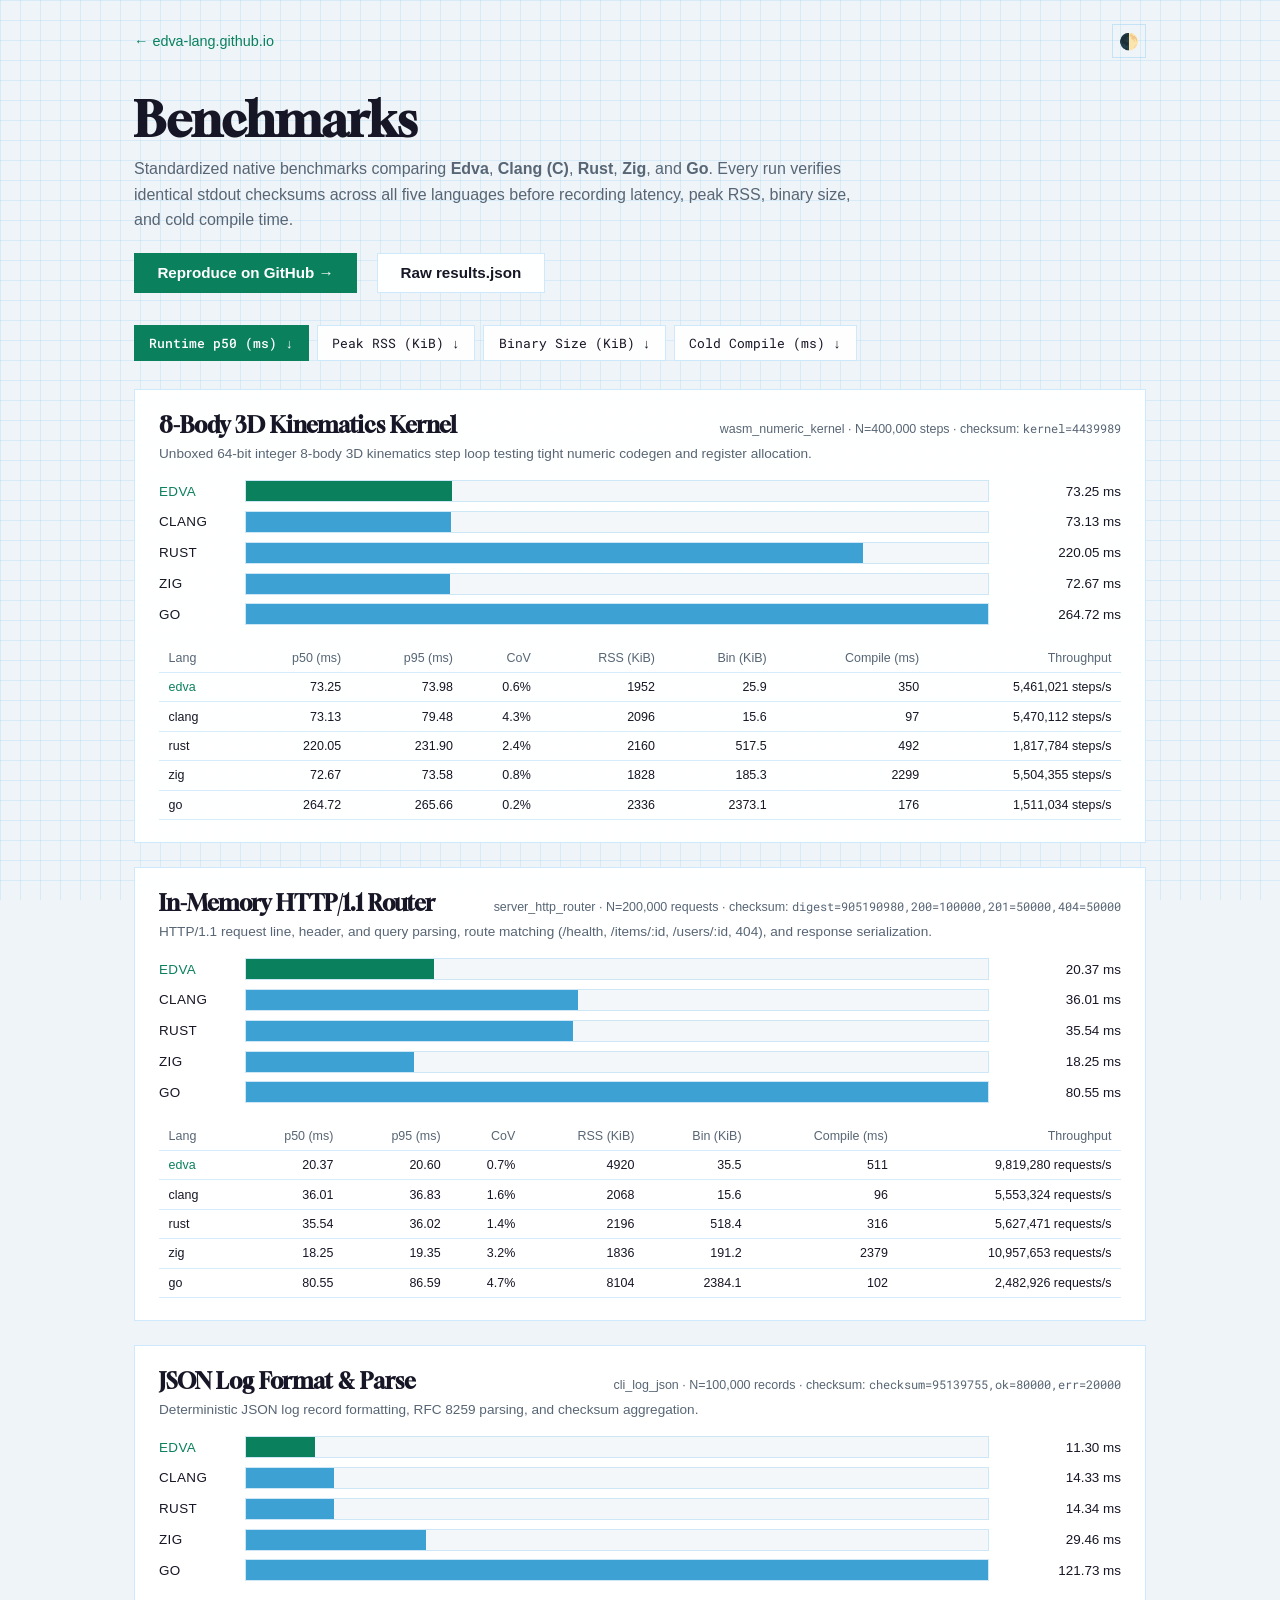
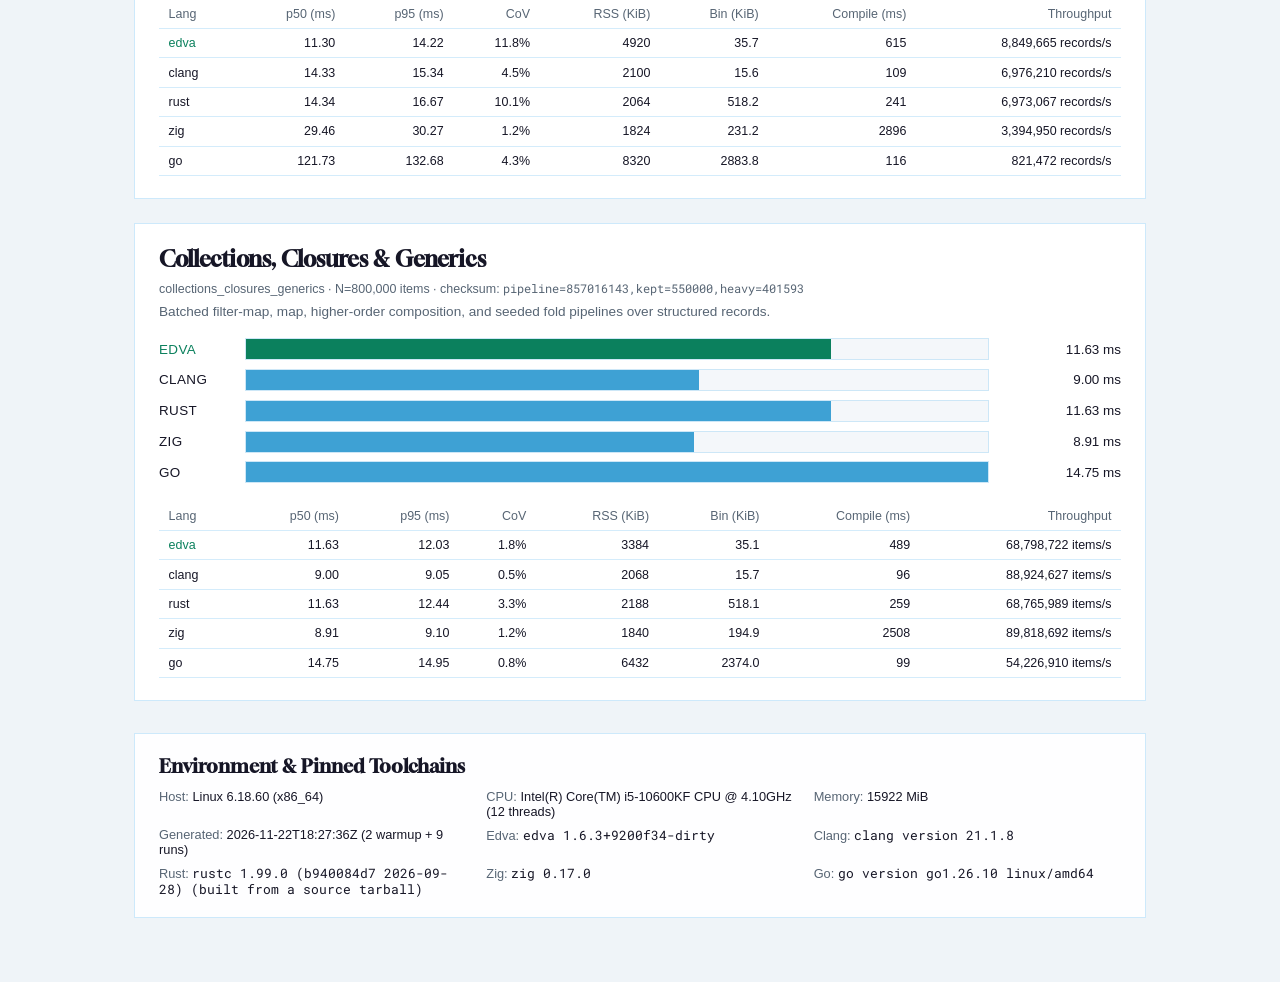
<file: benchmarks/index.html>
<!DOCTYPE html>
<html lang="en">
<head>
  <meta charset="UTF-8">
  <meta name="viewport" content="width=device-width, initial-scale=1.0">
  <title>Benchmarks — edva vs. Clang, Rust, Zig &amp; Go</title>
  <meta name="description" content="Standardized native benchmarks comparing Edva against Clang (C), Rust, Zig, and Go with verified identical outputs, peak RSS, binary size, and compile time.">
  <link rel="canonical" href="https://edva-lang.github.io/benchmarks/">
  <meta name="theme-color" content="#161626">
  <link rel="icon" type="image/svg+xml" href="/favicon.svg">
  <link rel="preconnect" href="https://fonts.googleapis.com">
  <link rel="preconnect" href="https://fonts.gstatic.com" crossorigin>
  <link href="https://fonts.googleapis.com/css2?family=Gloock&family=Roboto+Mono:wght@300;400;500&display=swap" rel="stylesheet">
  <link rel="stylesheet" href="../style.css?v=3">
  <style>
    .bench-wrap { max-width: 1060px; margin: 0 auto; padding: 1.5rem 1.5rem 4rem; }
    .bench-topbar { display: flex; justify-content: space-between; align-items: center; gap: 1rem; margin-bottom: 2rem; }
    .bench-back { color: var(--accent-mint); text-decoration: none; font-size: 0.9rem; }
    .bench-back:hover { text-decoration: underline; }
    .bench-hero { text-align: left; margin-bottom: 2rem; }
    .bench-hero h1 { font-family: 'Gloock', serif; font-size: clamp(2rem, 5vw, 3rem); margin: 0 0 0.5rem; }
    .bench-hero p { color: var(--text-muted); max-width: 720px; margin: 0 0 1.25rem; line-height: 1.6; }
    .metric-tabs { display: flex; flex-wrap: wrap; justify-content: flex-start; gap: 0.5rem; margin-bottom: 1.75rem; }
    .metric-btn {
      font-family: 'Roboto Mono', monospace; font-size: 0.82rem; padding: 0.5rem 0.9rem;
      border-radius: 0; border: 1px solid var(--card-border); background: var(--card-bg);
      color: var(--text-color); cursor: pointer; transition: all 0.15s ease;
    }
    .metric-btn.active {
      background: var(--btn-primary-bg); color: var(--btn-primary-fg); border-color: var(--btn-primary-bg); font-weight: 500;
    }
    .workload-card {
      background: var(--card-bg); border: 1px solid var(--card-border); border-radius: 0;
      padding: 1.35rem 1.5rem; margin-bottom: 1.5rem; backdrop-filter: blur(4px);
    }
    .workload-head { display: flex; flex-wrap: wrap; justify-content: space-between; align-items: baseline; gap: 0.5rem; margin-bottom: 0.35rem; }
    .workload-head h2 { font-family: 'Gloock', serif; font-size: 1.4rem; margin: 0; }
    .workload-meta { font-size: 0.78rem; color: var(--text-muted); }
    .workload-desc { font-size: 0.85rem; color: var(--text-muted); margin: 0 0 1rem; line-height: 1.5; }
    .bars { display: flex; flex-direction: column; gap: 0.55rem; margin-bottom: 1.15rem; }
    .bar-row { display: grid; grid-template-columns: 74px 1fr 120px; align-items: center; gap: 0.75rem; font-size: 0.84rem; }
    .bar-lang { font-weight: 500; text-transform: uppercase; letter-spacing: 0.03em; }
    .bar-lang.edva { color: var(--accent-mint); }
    .bar-track { height: 22px; background: var(--tab-inactive-bg); border-radius: 0; overflow: hidden; border: 1px solid var(--code-border); }
    .bar-fill { height: 100%; border-radius: 0; background: var(--accent-ice); opacity: 0.75; transition: width 0.25s ease; }
    .bar-fill.edva { background: var(--accent-mint); opacity: 1; }
    .bar-val { text-align: right; font-variant-numeric: tabular-nums; white-space: nowrap; }
    .bench-table-wrap { overflow-x: auto; }
    table.bench-table { width: 100%; border-collapse: collapse; font-size: 0.78rem; font-variant-numeric: tabular-nums; }
    table.bench-table th, table.bench-table td { padding: 0.45rem 0.6rem; border-bottom: 1px solid var(--code-border); text-align: right; }
    table.bench-table th:first-child, table.bench-table td:first-child { text-align: left; }
    table.bench-table th { color: var(--text-muted); font-weight: 500; }
    table.bench-table tr.is-edva td:first-child { color: var(--accent-mint); font-weight: 500; }
    .env-card { background: var(--card-bg); border: 1px solid var(--card-border); border-radius: 0; padding: 1.25rem 1.5rem; margin-top: 2rem; }
    .env-card h3 { font-family: 'Gloock', serif; margin: 0 0 0.75rem; font-size: 1.2rem; }
    .env-grid { display: grid; grid-template-columns: repeat(auto-fit, minmax(240px, 1fr)); gap: 0.5rem 1.25rem; font-size: 0.8rem; }
    .env-item span { color: var(--text-muted); }
    @media (max-width: 600px) {
      .bar-row { grid-template-columns: 60px 1fr 96px; gap: 0.5rem; font-size: 0.78rem; }
    }
  </style>
</head>
<body>
  <div class="bench-wrap">
    <div class="bench-topbar">
      <a href="/" class="bench-back">&larr; edva-lang.github.io</a>
      <button class="theme-toggle" id="themeToggle" aria-label="Toggle dark/light mode" style="position:static">🌓</button>
    </div>

    <section class="bench-hero">
      <h1>Benchmarks</h1>
      <p>Standardized native benchmarks comparing <strong>Edva</strong>, <strong>Clang (C)</strong>, <strong>Rust</strong>, <strong>Zig</strong>, and <strong>Go</strong>. Every run verifies identical stdout checksums across all five languages before recording latency, peak RSS, binary size, and cold compile time.</p>
      <div class="nav-links">
        <a href="https://github.com/edva-lang/benchmarks" class="btn btn-primary" target="_blank" rel="noopener">Reproduce on GitHub &rarr;</a>
        <a href="./results.json" class="btn btn-outline">Raw results.json</a>
      </div>
    </section>

    <div class="metric-tabs" role="tablist">
      <button class="metric-btn active" data-metric="p50_ms">Runtime p50 (ms) &darr;</button>
      <button class="metric-btn" data-metric="peak_rss_kb">Peak RSS (KiB) &darr;</button>
      <button class="metric-btn" data-metric="binary_kb">Binary Size (KiB) &darr;</button>
      <button class="metric-btn" data-metric="compile_ms">Cold Compile (ms) &darr;</button>
    </div>

    <div id="workloads">Loading benchmark results...</div>
    <section class="env-card" id="envCard" style="display:none"></section>
  </div>

  <script>
    const root = document.documentElement;
    const saved = localStorage.getItem('edva-theme');
    if (saved) root.setAttribute('data-theme', saved);
    else if (window.matchMedia('(prefers-color-scheme: dark)').matches) root.setAttribute('data-theme', 'dark');
    document.getElementById('themeToggle').addEventListener('click', () => {
      const next = root.getAttribute('data-theme') === 'dark' ? 'light' : 'dark';
      root.setAttribute('data-theme', next);
      localStorage.setItem('edva-theme', next);
    });

    let benchData = null;
    let activeMetric = 'p50_ms';

    function metricValue(r, metric) {
      if (metric === 'binary_kb') return r.binary_bytes / 1024;
      return r[metric];
    }

    function formatMetric(val, metric) {
      if (metric === 'p50_ms') return val.toFixed(2) + ' ms';
      if (metric === 'compile_ms') return Math.round(val) + ' ms';
      if (metric === 'binary_kb') return val.toFixed(1) + ' KiB';
      return Math.round(val) + ' KiB';
    }

    function render() {
      if (!benchData) return;
      const container = document.getElementById('workloads');
      container.innerHTML = '';

      for (const w of benchData.workloads) {
        const card = document.createElement('section');
        card.className = 'workload-card';

        const langs = benchData.languages.filter(l => w.results[l]);
        const vals = langs.map(l => metricValue(w.results[l], activeMetric));
        const maxVal = Math.max(...vals, 0.001);

        const barsHtml = langs.map(l => {
          const v = metricValue(w.results[l], activeMetric);
          const pct = Math.max(2, (v / maxVal) * 100);
          return `
            <div class="bar-row">
              <div class="bar-lang ${l === 'edva' ? 'edva' : ''}">${l}</div>
              <div class="bar-track"><div class="bar-fill ${l === 'edva' ? 'edva' : ''}" style="width:${pct.toFixed(1)}%"></div></div>
              <div class="bar-val">${formatMetric(v, activeMetric)}</div>
            </div>`;
        }).join('');

        const rowsHtml = langs.map(l => {
          const r = w.results[l];
          return `
            <tr class="${l === 'edva' ? 'is-edva' : ''}">
              <td>${l}</td>
              <td>${r.p50_ms.toFixed(2)}</td>
              <td>${r.p95_ms.toFixed(2)}</td>
              <td>${r.cov_pct.toFixed(1)}%</td>
              <td>${r.peak_rss_kb}</td>
              <td>${(r.binary_bytes / 1024).toFixed(1)}</td>
              <td>${Math.round(r.compile_ms)}</td>
              <td>${Math.round(r.throughput_per_s).toLocaleString()} ${w.unit}/s</td>
            </tr>`;
        }).join('');

        card.innerHTML = `
          <div class="workload-head">
            <h2>${w.title}</h2>
            <span class="workload-meta">${w.id} &middot; N=${w.n.toLocaleString()} ${w.unit} &middot; checksum: <code>${w.checksum}</code></span>
          </div>
          <p class="workload-desc">${w.description}</p>
          <div class="bars">${barsHtml}</div>
          <div class="bench-table-wrap">
            <table class="bench-table">
              <thead>
                <tr>
                  <th>Lang</th><th>p50 (ms)</th><th>p95 (ms)</th><th>CoV</th>
                  <th>RSS (KiB)</th><th>Bin (KiB)</th><th>Compile (ms)</th><th>Throughput</th>
                </tr>
              </thead>
              <tbody>${rowsHtml}</tbody>
            </table>
          </div>`;
        container.appendChild(card);
      }

      const env = benchData.environment;
      const envCard = document.getElementById('envCard');
      envCard.style.display = 'block';
      envCard.innerHTML = `
        <h3>Environment &amp; Pinned Toolchains</h3>
        <div class="env-grid">
          <div class="env-item"><span>Host:</span> ${env.os} (${env.arch})</div>
          <div class="env-item"><span>CPU:</span> ${env.cpu} (${env.cores} threads)</div>
          <div class="env-item"><span>Memory:</span> ${env.memory_mib} MiB</div>
          <div class="env-item"><span>Generated:</span> ${benchData.generated_at} (${benchData.config.warmup} warmup + ${benchData.config.runs} runs)</div>
          <div class="env-item"><span>Edva:</span> <code>${env.toolchains.edva}</code></div>
          <div class="env-item"><span>Clang:</span> <code>${env.toolchains.clang}</code></div>
          <div class="env-item"><span>Rust:</span> <code>${env.toolchains.rust}</code></div>
          <div class="env-item"><span>Zig:</span> <code>${env.toolchains.zig}</code></div>
          <div class="env-item"><span>Go:</span> <code>${env.toolchains.go}</code></div>
        </div>`;
    }

    document.querySelectorAll('.metric-btn').forEach(btn => {
      btn.addEventListener('click', () => {
        document.querySelectorAll('.metric-btn').forEach(b => b.classList.remove('active'));
        btn.classList.add('active');
        activeMetric = btn.dataset.metric;
        render();
      });
    });

    fetch('./results.json')
      .then(r => r.json())
      .then(data => { benchData = data; render(); })
      .catch(err => {
        document.getElementById('workloads').textContent = 'Failed to load results.json: ' + err;
      });
  </script>

  <!-- Edva Webcounter -->
  <script>
    fetch('https://counter.shut.gde.to/p/' + location.hostname + '?ref=' + encodeURIComponent(document.referrer || ''), {
      method: 'POST',
      keepalive: true
    }).catch(() => {});
  </script>
</body>
</html>
</file>
<file: style.css>
/* ==========================================================================
   Edva Website Stylesheet
   Palette:
     - Indigo (Dark Base):   #161626 / #202036
     - Cloud (Light Base):    #EFF4F8
     - Mint (Primary Accent): #77F2C1
     - Ice (Secondary Accent):#83C9F4
   Background: Notebook Grid Paper ("Тетрадь в клетку")
   ========================================================================== */

:root {
   --bg-color: #eff4f8; /* Cloud */
   --text-color: #161626; /* Indigo */
   --text-muted: #576574;
   --text-sub: #475569;
   --grid-line-color: rgba(
      131,
      201,
      244,
      0.22
   ); /* Faint Ice grid on Cloud */
   --grid-size: 20px;

   /* Light mode: Deep high-contrast mint for crisp legibility on white/cloud */
   --accent-mint: #0b805d;
   --accent-ice: #0284c7;
   --accent-indigo: #161626;

   --btn-primary-bg: #0b805d;
   --btn-primary-fg: #ffffff;
   --btn-primary-hover: #08694c;

   --card-bg: rgba(255, 255, 255, 0.95);
   --card-border: rgba(131, 201, 244, 0.4);
   --code-bg: #ffffff;
   --code-border: rgba(131, 201, 244, 0.35);
   --tab-active-bg: #ffffff;
   --tab-inactive-bg: rgba(239, 244, 248, 0.7);

   /* Syntax Highlighting (Light: Crisp dark mint & ice on white) */
   --syn-comment: #576574;
   --syn-directive: #0b805d;
   --syn-keyword: #0b805d;
   --syn-type: #0284c7;
   --syn-string: #0b805d;
   --syn-number: #7c3aed;
   --syn-operator: #0284c7;
   --syn-function: #2563eb;
}

[data-theme="dark"] {
   --bg-color: #161626; /* Indigo */
   --text-color: #eff4f8; /* Cloud */
   --text-muted: #8fa0b5;
   --text-sub: #a8b9cc;
   --grid-line-color: rgba(
      131,
      201,
      244,
      0.045
   ); /* Faint Ice grid on Indigo */

   /* Dark mode: Radiant #77F2C1 mint against Midnight Indigo */
   --accent-mint: #77f2c1; /* Mint */
   --accent-ice: #83c9f4; /* Ice */
   --accent-indigo: #161626; /* Indigo */

   --btn-primary-bg: #77f2c1;
   --btn-primary-fg: #161626;
   --btn-primary-hover: #5fe3b0;

   --card-bg: rgba(32, 32, 54, 0.85); /* Deep Indigo Surface */
   --card-border: rgba(131, 201, 244, 0.12);
   --code-bg: #202036;
   --code-border: rgba(131, 201, 244, 0.1);
   --tab-active-bg: #202036;
   --tab-inactive-bg: rgba(22, 22, 38, 0.4);

   /* Syntax Highlighting (Dark: Midnight Indigo + Mint/Ice) */
   --syn-comment: #606b82;
   --syn-directive: #77f2c1; /* Mint */
   --syn-keyword: #77f2c1; /* Mint */
   --syn-type: #83c9f4; /* Ice */
   --syn-string: #77f2c1; /* Mint */
   --syn-number: #fbbf24;
   --syn-operator: #83c9f4; /* Ice */
   --syn-function: #83c9f4; /* Ice */
}

@media (prefers-color-scheme: dark) {
   :root:not([data-theme="light"]) {
      --bg-color: #161626;
      --text-color: #eff4f8;
      --text-muted: #8fa0b5;
      --text-sub: #a8b9cc;
      --grid-line-color: rgba(131, 201, 244, 0.045);

      --card-bg: rgba(32, 32, 54, 0.85);
      --card-border: rgba(131, 201, 244, 0.12);
      --code-bg: #202036;
      --code-border: rgba(131, 201, 244, 0.1);
      --tab-active-bg: #202036;
      --tab-inactive-bg: rgba(22, 22, 38, 0.4);

      --syn-comment: #606b82;
      --syn-directive: #77f2c1;
      --syn-keyword: #77f2c1;
      --syn-type: #83c9f4;
      --syn-string: #77f2c1;
      --syn-number: #fbbf24;
      --syn-operator: #83c9f4;
      --syn-function: #83c9f4;
   }
}

* {
   box-sizing: border-box;
   margin: 0;
   padding: 0;
}

html,
body {
   min-height: 100vh;
   background-color: var(--bg-color);
   background-image:
      linear-gradient(
         to right,
         var(--grid-line-color) 1px,
         transparent 1px
      ),
      linear-gradient(
         to bottom,
         var(--grid-line-color) 1px,
         transparent 1px
      );
   background-size: var(--grid-size) var(--grid-size);
   background-attachment: fixed;
   color: var(--text-color);
   font-family:
      -apple-system, BlinkMacSystemFont, "Segoe UI", Roboto,
      "Helvetica Neue", Arial, sans-serif;
   transition:
      background-color 0.25s ease,
      color 0.25s ease;
}

/* Header & Theme toggle */
.site-header {
   width: 100%;
   border-bottom: 1px solid var(--card-border);
   background: var(--card-bg);
   backdrop-filter: blur(8px);
}

.site-header-inner {
   max-width: 1060px;
   margin: 0 auto;
   padding: 0.7rem 1.5rem;
   display: flex;
   justify-content: space-between;
   align-items: center;
   gap: 1rem;
}

.header-meta {
   display: flex;
   align-items: center;
   gap: 0.55rem;
   font-family:
      "Roboto Mono", ui-monospace, SFMono-Regular, Menlo, Monaco,
      Consolas, monospace;
   font-size: 0.78rem;
   color: var(--text-sub);
   letter-spacing: 0.02em;
}

.meta-ver {
   color: var(--accent-mint);
   font-weight: 500;
}

.meta-sep {
   opacity: 0.4;
}

.header-actions {
   display: flex;
   align-items: center;
   gap: 1.25rem;
}

.header-link {
   font-family:
      "Roboto Mono", ui-monospace, SFMono-Regular, Menlo, Monaco,
      Consolas, monospace;
   font-size: 0.8rem;
   color: var(--text-sub);
   text-decoration: none;
   transition: color 0.15s ease;
}

.header-link:hover {
   color: var(--accent-mint);
}

.theme-toggle {
   background: transparent;
   border: 1px solid var(--card-border);
   color: var(--text-color);
   width: 34px;
   height: 34px;
   border-radius: 0;
   cursor: pointer;
   display: flex;
   align-items: center;
   justify-content: center;
   font-size: 1rem;
   transition:
      border-color 0.2s,
      transform 0.2s;
}

.theme-toggle:hover {
   border-color: var(--accent-mint);
   transform: scale(1.05);
}

/* Main Container */
main {
   max-width: 1060px;
   margin: 0 auto;
   padding: 2.5rem 1.5rem 4rem 1.5rem;
   display: flex;
   flex-direction: column;
   align-items: stretch;
}

/* Hero Section */
.hero {
   width: 100%;
   text-align: left;
   margin-bottom: 2.25rem;
}

.hero-lockup {
   display: flex;
   align-items: flex-end;
   gap: 1.35rem;
   margin-bottom: 1.35rem;
}

.brand-logo-wrap {
   display: inline-flex;
   justify-content: flex-start;
   align-items: flex-start;
   flex-shrink: 0;
}

.brand-logo {
   width: 84px;
   height: auto;
   color: var(--accent-mint);
   filter: drop-shadow(0 4px 12px rgba(11, 128, 93, 0.15));
   transition:
      transform 0.3s cubic-bezier(0.16, 1, 0.3, 1),
      color 0.25s ease,
      filter 0.3s ease;
}

.brand-lockup-text {
   display: flex;
   flex-direction: column;
   justify-content: flex-end;
   padding-bottom: 0.2rem;
}

@media (max-width: 680px) {
   .site-header-inner {
      padding: 0.65rem 1.25rem;
   }
   .header-link {
      display: none;
   }
   main {
      padding: 2rem 1.25rem 3rem 1.25rem;
   }
   .hero-lockup {
      gap: 1rem;
   }
   .brand-logo {
      width: 66px;
   }
   .brand-title {
      font-size: 74px;
   }
}

.brand-logo:hover {
   transform: translateY(-3px) scale(1.04);
}

[data-theme="dark"] .brand-logo {
   filter: drop-shadow(0 0 22px rgba(119, 242, 193, 0.3));
}

.brand-title {
   font-family: "Gloock", serif;
   font-weight: 500;
   font-size: 96px;
   line-height: 0.92;
   letter-spacing: -0.02em;
   margin-bottom: 0.35rem;
   color: var(--text-color);
   user-select: none;
}

.brand-sub {
   font-family:
      "Roboto Mono", ui-monospace, SFMono-Regular, Menlo, Monaco,
      Consolas, monospace;
   font-size: 0.82rem;
   font-weight: 400;
   letter-spacing: 0.04em;
   color: var(--text-sub);
   margin: 0;
}

.tagline {
   font-size: 1.3rem;
   color: var(--text-color);
   font-weight: 500;
   max-width: 720px;
   margin: 0 0 1rem 0;
   line-height: 1.45;
}

.targets-line {
   display: flex;
   flex-wrap: wrap;
   align-items: center;
   gap: 0.5rem;
   font-family:
      "Roboto Mono", ui-monospace, SFMono-Regular, Menlo, Monaco,
      Consolas, monospace;
   font-size: 0.78rem;
   color: var(--text-sub);
   margin: 0 0 1.6rem 0;
}

.targets-label {
   font-size: 0.72rem;
   letter-spacing: 0.08em;
   color: var(--text-muted);
   margin-right: 0.15rem;
}

.target-tag {
   display: inline-block;
   padding: 0.2rem 0.55rem;
   border: 1px solid var(--card-border);
   background: var(--card-bg);
   color: var(--text-color);
   border-radius: 0;
}

.nav-links {
   display: flex;
   align-items: center;
   gap: 1rem 1.25rem;
   flex-wrap: wrap;
   justify-content: flex-start;
}

.btn {
   display: inline-flex;
   align-items: center;
   gap: 0.5rem;
   padding: 0.65rem 1.4rem;
   border-radius: 0;
   font-size: 0.95rem;
   font-weight: 600;
   text-decoration: none;
   transition: all 0.2s ease;
}

.btn-link {
   display: inline-flex;
   align-items: center;
   gap: 0.3rem;
   padding: 0.4rem 0.25rem;
   font-family:
      "Roboto Mono", ui-monospace, SFMono-Regular, Menlo, Monaco,
      Consolas, monospace;
   font-size: 0.88rem;
   font-weight: 400;
   color: var(--text-sub);
   text-decoration: none;
   border-bottom: 1px solid transparent;
   transition:
      color 0.15s ease,
      border-color 0.15s ease;
}

.btn-link:hover {
   color: var(--accent-mint);
   border-bottom-color: var(--accent-mint);
}

.btn-primary {
   background-color: var(--btn-primary-bg);
   color: var(--btn-primary-fg);
   border: 1px solid var(--btn-primary-bg);
}

.btn-primary:hover {
   background-color: var(--btn-primary-hover);
   border-color: var(--btn-primary-hover);
   transform: translateY(-1px);
}

.btn-outline {
   background: var(--card-bg);
   color: var(--text-color);
   border: 1px solid var(--card-border);
   backdrop-filter: blur(8px);
}

.btn-outline:hover {
   border-color: var(--accent-ice);
   color: var(--accent-ice);
}

/* Showcase Section */
.showcase {
   width: 100%;
   margin-top: 1rem;
}

.showcase + .showcase {
   margin-top: 3rem;
}

.showcase-header {
   text-align: left;
   margin-bottom: 1.25rem;
}

.showcase-title {
   font-size: 1.5rem;
   font-weight: 600;
   color: var(--text-color);
   margin-bottom: 0.5rem;
}

.showcase-desc {
   font-size: 0.95rem;
   color: var(--text-muted);
}

.showcase-box {
   background: var(--code-bg);
   border: 1px solid var(--code-border);
   border-radius: 0;
   overflow: hidden;
   box-shadow: 0 10px 30px rgba(0, 0, 0, 0.08);
}

/* Tab Bar */
.tabs-bar {
   display: flex;
   background: var(--tab-inactive-bg);
   border-bottom: 1px solid var(--code-border);
   overflow-x: auto;
   scrollbar-width: none;
}

.tabs-bar::-webkit-scrollbar {
   display: none;
}

.tab-btn {
   background: transparent;
   border: none;
   padding: 0.85rem 1.35rem;
   font-size: 0.9rem;
   font-weight: 600;
   color: var(--text-muted);
   cursor: pointer;
   white-space: nowrap;
   display: flex;
   align-items: center;
   gap: 0.5rem;
   border-bottom: 2px solid transparent;
   transition: all 0.2s ease;
}

.tab-btn:hover {
   color: var(--text-color);
}

.tab-btn.active {
   color: var(--accent-mint);
   background: var(--tab-active-bg);
   border-bottom: 2px solid var(--accent-mint);
}

/* Code Content Panel */
.tab-content {
   display: none;
   padding: 1.75rem;
   position: relative;
}

.tab-content.active {
   display: block;
}

.content-grid {
   display: grid;
   grid-template-columns: 280px minmax(0, 1fr);
   gap: 2rem;
   align-items: start;
}

@media (max-width: 860px) {
   .content-grid {
      grid-template-columns: minmax(0, 1fr);
   }
}

.feature-info {
   text-align: left;
}

.feature-info h3 {
   font-size: 1.2rem;
   margin-bottom: 0.75rem;
   color: var(--text-color);
   text-align: left;
}

.feature-info p {
   font-size: 0.92rem;
   line-height: 1.6;
   color: var(--text-muted);
   margin-bottom: 1.2rem;
   text-align: left;
}

.feature-info ul {
   list-style: none;
   padding: 0;
   margin: 0;
   text-align: left;
}

.feature-info li {
   font-size: 0.88rem;
   line-height: 1.6;
   color: var(--text-muted);
   margin-bottom: 0.6rem;
   position: relative;
   padding-left: 1.1rem;
   text-align: left;
}

.feature-info li::before {
   content: "•";
   position: absolute;
   left: 0;
   top: 0;
   color: var(--accent-mint);
   font-weight: bold;
}

.feature-info code {
   white-space: nowrap;
   background: var(--card-bg);
   border: 1px solid var(--card-border);
   padding: 0.15em 0.35em;
   border-radius: 0;
   font-size: 0.85em;
   color: var(--accent-ice);
}

[data-theme="dark"] .feature-info code {
   color: var(--accent-ice);
}

/* Code Block */
.code-wrapper {
   position: relative;
   min-width: 0;
   max-width: 100%;
}

.copy-btn {
   position: absolute;
   top: 0.25rem;
   right: 0.25rem;
   z-index: 10;
   background: var(--card-bg);
   border: 1px solid var(--card-border);
   color: var(--text-muted);
   padding: 0.3rem 0.6rem;
   border-radius: 0;
   font-size: 0.72rem;
   cursor: pointer;
   transition: all 0.2s ease;
   backdrop-filter: blur(8px);
   -webkit-backdrop-filter: blur(8px);
}

.copy-btn:hover {
   color: var(--text-color);
   border-color: var(--accent-mint);
}

pre,
code {
   font-family:
      "Roboto Mono", ui-monospace, SFMono-Regular, Menlo, Monaco,
      Consolas, monospace;
}

pre {
   margin: 0;
   font-size: 0.86rem;
   font-weight: 300;
   line-height: 1.55;
   letter-spacing: -0.01em;
   overflow-x: hidden;
   padding: 0.5rem 0.25rem;
}

/* Syntax Highlight Tokens (Zero Italics, Light/Clean Weights) */
.tok-com {
   color: var(--syn-comment);
   font-style: normal;
   font-weight: 300;
}
.tok-dir {
   color: var(--syn-directive);
   font-weight: 400;
   font-style: normal;
}
.tok-kw {
   color: var(--syn-keyword);
   font-weight: 400;
   font-style: normal;
}
.tok-typ {
   color: var(--syn-type);
   font-weight: 400;
   font-style: normal;
}
.tok-str {
   color: var(--syn-string);
   font-style: normal;
}
.tok-num {
   color: var(--syn-number);
   font-style: normal;
}
.tok-op {
   color: var(--syn-operator);
   font-weight: 400;
   font-style: normal;
}
.tok-fn {
   color: var(--syn-function);
   font-weight: 400;
   font-style: normal;
}

.bottom-nav {
   margin-top: 3.5rem;
   margin-bottom: 0.5rem;
   justify-content: flex-start;
}

footer {
   margin-top: 2rem;
   padding-top: 1.5rem;
   border-top: 1px solid var(--card-border);
   text-align: left;
   font-size: 0.85rem;
   color: var(--text-muted);
}

footer a {
   color: var(--text-muted);
   text-decoration: underline;
   text-underline-offset: 3px;
   transition: color 0.2s ease;
}

footer a:hover {
   color: var(--accent-mint);
}
</file>
